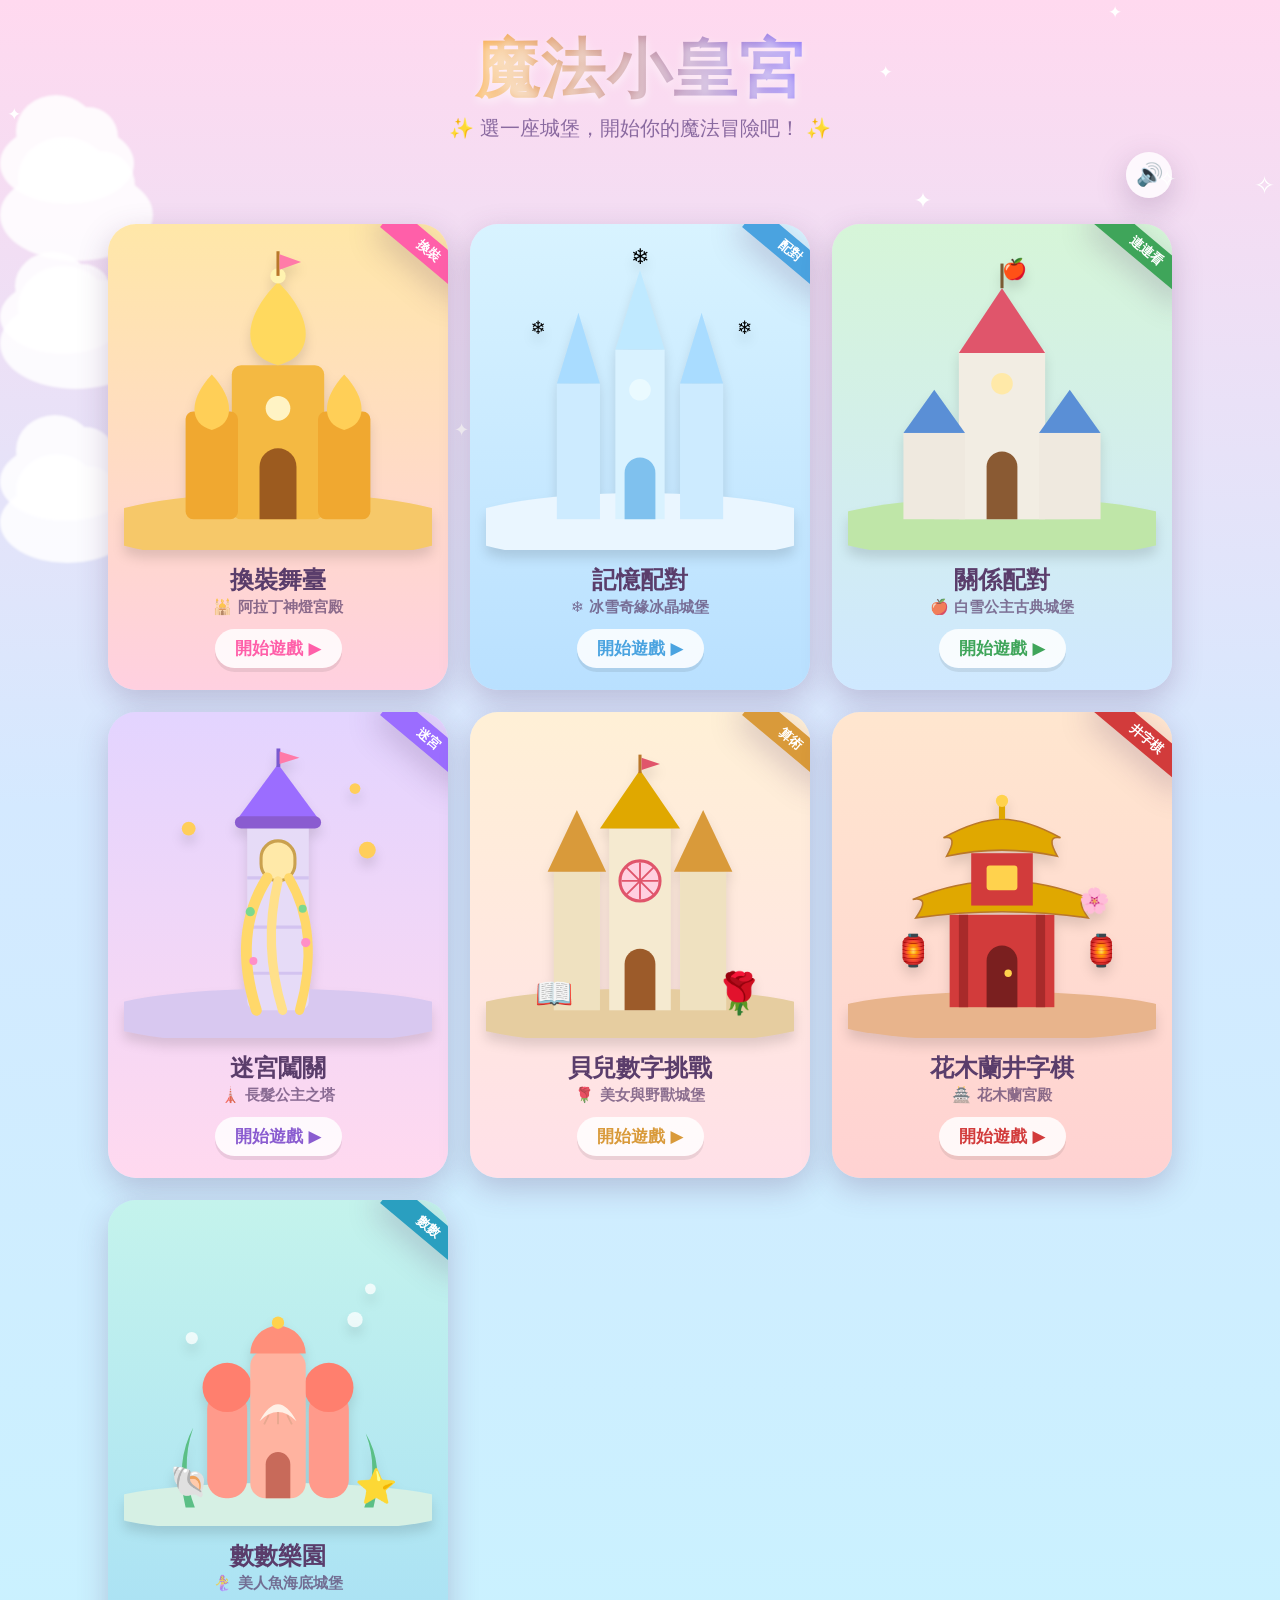
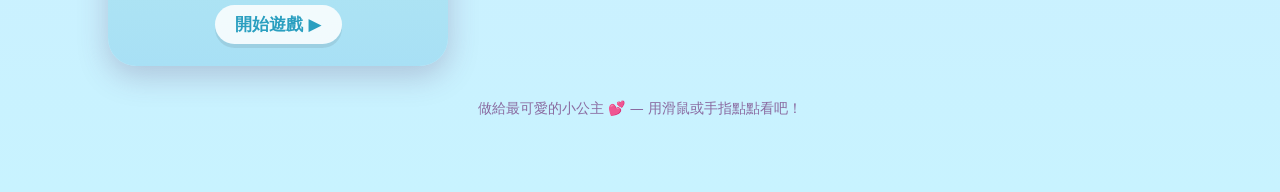
<file: index.html>
<!DOCTYPE html>
<html lang="zh-Hant">
  <head>
    <meta charset="UTF-8" />
    <meta name="viewport" content="width=device-width, initial-scale=1.0" />
    <title>魔法小皇宮 ✨</title>
    <link rel="stylesheet" href="css/style.css" />
    <link rel="manifest" href="manifest.webmanifest" />
    <meta name="theme-color" content="#ff7ac0" />
    <meta
      name="description"
      content="魔法小皇宮：給小朋友的迪士尼風小遊戲 — 公主換裝、記憶配對、關係配對。"
    />
    <meta name="mobile-web-app-capable" content="yes" />
    <meta name="apple-mobile-web-app-capable" content="yes" />
    <meta name="apple-mobile-web-app-status-bar-style" content="default" />
    <meta name="apple-mobile-web-app-title" content="魔法小皇宮" />
    <link rel="apple-touch-icon" href="icons/apple-touch-icon.png" />
    <link
      rel="icon"
      href="data:image/svg+xml,<svg xmlns='http://www.w3.org/2000/svg' viewBox='0 0 100 100'><text y='.9em' font-size='90'>🏰</text></svg>"
    />
    <style>
      .hero {
        text-align: center;
        margin-top: 8px;
      }
      .castle-grid {
        display: grid;
        grid-template-columns: repeat(3, 1fr);
        gap: 22px;
        margin: 26px auto 0;
        max-width: 1080px;
      }
      @media (max-width: 860px) {
        .castle-grid {
          grid-template-columns: repeat(2, 1fr);
          max-width: 620px;
        }
      }
      @media (max-width: 540px) {
        .castle-grid {
          grid-template-columns: 1fr;
          max-width: 380px;
        }
      }
      .castle-card {
        position: relative;
        border-radius: 28px;
        padding: 18px 16px 22px;
        text-decoration: none;
        color: var(--ink);
        box-shadow: var(--shadow);
        overflow: hidden;
        transition: transform 0.18s cubic-bezier(0.2, 1.3, 0.4, 1),
          box-shadow 0.18s ease;
        display: flex;
        flex-direction: column;
        align-items: center;
        cursor: pointer;
      }
      .castle-card:hover {
        transform: translateY(-10px) scale(1.03);
        box-shadow: 0 22px 44px rgba(90, 61, 107, 0.35);
      }
      .castle-card:active {
        transform: translateY(-2px) scale(1);
      }
      .card-aladdin {
        background: linear-gradient(180deg, #ffe7a8 0%, #ffd0e0 100%);
      }
      .card-frozen {
        background: linear-gradient(180deg, #d8f3ff 0%, #b9e0ff 100%);
      }
      .card-snow {
        background: linear-gradient(180deg, #d6f5d8 0%, #cfe8ff 100%);
      }
      .card-rapunzel {
        background: linear-gradient(180deg, #e3d4ff 0%, #ffd9ef 100%);
      }
      .card-belle {
        background: linear-gradient(180deg, #fff0d6 0%, #ffe0e8 100%);
      }
      .card-mulan {
        background: linear-gradient(180deg, #ffe6cf 0%, #ffd2d2 100%);
      }
      .card-mermaid {
        background: linear-gradient(180deg, #c4f3ec 0%, #a8e0f5 100%);
      }
      .card-archery {
        background: linear-gradient(180deg, #d6f3d8 0%, #bfeede 100%);
      }
      .card-racing {
        background: linear-gradient(180deg, #ffe0d6 0%, #ffd0e0 100%);
      }
      .castle-card svg {
        width: 100%;
        height: auto;
        display: block;
        filter: drop-shadow(0 8px 6px rgba(0, 0, 0, 0.12));
      }
      .castle-card .game-name {
        font-size: 24px;
        font-weight: 900;
        margin: 14px 0 2px;
      }
      .castle-card .game-region {
        font-size: 15px;
        opacity: 0.7;
        font-weight: 700;
      }
      .castle-card .play-pill {
        margin-top: 12px;
        background: rgba(255, 255, 255, 0.85);
        color: var(--pink-deep);
        font-weight: 900;
        padding: 8px 20px;
        border-radius: 999px;
        font-size: 17px;
        box-shadow: 0 4px 0 rgba(0, 0, 0, 0.08);
      }
      .card-frozen .play-pill {
        color: var(--ice-deep);
      }
      .card-snow .play-pill {
        color: #3fa55a;
      }
      .card-rapunzel .play-pill {
        color: #8a5cd0;
      }
      .card-belle .play-pill {
        color: #d99a3a;
      }
      .card-mulan .play-pill {
        color: #d23b3b;
      }
      .card-mermaid .play-pill {
        color: #2a9fc0;
      }
      .card-archery .play-pill {
        color: #2f9e6e;
      }
      .card-racing .play-pill {
        color: #e0556b;
      }
      .ribbon {
        position: absolute;
        top: 14px;
        right: -34px;
        transform: rotate(40deg);
        background: var(--pink-deep);
        color: #fff;
        font-weight: 800;
        font-size: 13px;
        padding: 4px 40px;
        box-shadow: var(--shadow);
      }
      .footer-note {
        text-align: center;
        margin-top: 34px;
        color: #8a6aa0;
        font-size: 14px;
      }
    </style>
  </head>
  <body>
    <div class="wrap">
      <div class="hero">
        <h1 class="title-fancy">魔法小皇宮</h1>
        <p class="subtitle">✨ 選一座城堡，開始你的魔法冒險吧！ ✨</p>
      </div>

      <div style="text-align: right">
        <span id="sound-slot"></span>
      </div>

      <div class="castle-grid">
        <!-- 阿拉丁：換裝 -->
        <a class="castle-card card-aladdin" href="dressup.html">
          <span class="ribbon">換裝</span>
          <svg viewBox="0 0 200 200" aria-hidden="true">
            <!-- 沙丘 -->
            <ellipse cx="100" cy="185" rx="120" ry="22" fill="#f6c869" />
            <!-- 主塔身 -->
            <rect x="70" y="80" width="60" height="100" rx="6" fill="#f4b942" />
            <rect x="40" y="110" width="34" height="70" rx="5" fill="#f0a830" />
            <rect x="126" y="110" width="34" height="70" rx="5" fill="#f0a830" />
            <!-- 洋蔥圓頂 -->
            <path
              d="M100 26 C124 50 124 74 100 80 C76 74 76 50 100 26 Z"
              fill="#ffd95e"
            />
            <circle cx="100" cy="22" r="5" fill="#fff3b0" />
            <path
              d="M57 86 C72 102 72 118 57 122 C42 118 42 102 57 86 Z"
              fill="#ffcf57"
            />
            <path
              d="M143 86 C158 102 158 118 143 122 C128 118 128 102 143 86 Z"
              fill="#ffcf57"
            />
            <!-- 門與窗 -->
            <path d="M88 180 v-34 a12 12 0 0 1 24 0 v34 Z" fill="#9c5b1f" />
            <circle cx="100" cy="108" r="8" fill="#fff3c4" />
            <!-- 旗 -->
            <rect x="99" y="6" width="2" height="16" fill="#b9772a" />
            <path d="M101 8 l14 5 l-14 5 Z" fill="#ff7aa8" />
          </svg>
          <div class="game-name">換裝舞臺</div>
          <div class="game-region">🕌 阿拉丁神燈宮殿</div>
          <div class="play-pill">開始遊戲 ▶</div>
        </a>

        <!-- 冰雪：記憶配對 -->
        <a class="castle-card card-frozen" href="memory.html">
          <span class="ribbon" style="background: var(--ice-deep)">配對</span>
          <svg viewBox="0 0 200 200" aria-hidden="true">
            <ellipse cx="100" cy="185" rx="120" ry="22" fill="#eaf6ff" />
            <!-- 冰晶塔 -->
            <polygon points="100,18 116,70 84,70" fill="#bfe9ff" />
            <rect x="84" y="70" width="32" height="110" fill="#d9f2ff" />
            <polygon points="60,46 74,92 46,92" fill="#a9dcff" />
            <rect x="46" y="92" width="28" height="88" fill="#cdebff" />
            <polygon points="140,46 154,92 126,92" fill="#a9dcff" />
            <rect x="126" y="92" width="28" height="88" fill="#cdebff" />
            <!-- 門窗 -->
            <path d="M90 180 v-30 a10 10 0 0 1 20 0 v30 Z" fill="#7fc1ee" />
            <circle cx="100" cy="96" r="7" fill="#eafaff" />
            <!-- 雪花 -->
            <text x="100" y="14" font-size="14" text-anchor="middle">❄️</text>
            <text x="34" y="60" font-size="12" text-anchor="middle">❄️</text>
            <text x="168" y="60" font-size="12" text-anchor="middle">❄️</text>
          </svg>
          <div class="game-name">記憶配對</div>
          <div class="game-region">❄️ 冰雪奇緣冰晶城堡</div>
          <div class="play-pill">開始遊戲 ▶</div>
        </a>

        <!-- 白雪：關係配對 -->
        <a class="castle-card card-snow" href="match.html">
          <span class="ribbon" style="background: #3fa55a">連連看</span>
          <svg viewBox="0 0 200 200" aria-hidden="true">
            <ellipse cx="100" cy="186" rx="120" ry="20" fill="#bfe6a8" />
            <!-- 城牆 -->
            <rect x="56" y="120" width="88" height="60" fill="#e7e0d4" />
            <rect x="72" y="70" width="56" height="110" fill="#f2ede3" />
            <!-- 圓錐屋頂 -->
            <polygon points="100,30 128,72 72,72" fill="#e0556b" />
            <polygon points="56,96 76,124 36,124" fill="#5a8fd6" />
            <rect x="36" y="124" width="40" height="56" fill="#efe9df" />
            <polygon points="144,96 164,124 124,124" fill="#5a8fd6" />
            <rect x="124" y="124" width="40" height="56" fill="#efe9df" />
            <!-- 門窗 -->
            <path d="M90 180 v-34 a10 10 0 0 1 20 0 v34 Z" fill="#8a5a33" />
            <circle cx="100" cy="92" r="7" fill="#ffe9a8" />
            <!-- 蘋果旗 -->
            <rect x="99" y="14" width="2" height="16" fill="#7a5a33" />
            <text x="108" y="22" font-size="13" text-anchor="middle">🍎</text>
          </svg>
          <div class="game-name">關係配對</div>
          <div class="game-region">🍎 白雪公主古典城堡</div>
          <div class="play-pill">開始遊戲 ▶</div>
        </a>

        <!-- 長髮公主：迷宮闖關 -->
        <a class="castle-card card-rapunzel" href="maze.html">
          <span class="ribbon" style="background: #9b6dff">迷宮</span>
          <svg viewBox="0 0 200 200" aria-hidden="true">
            <ellipse cx="100" cy="186" rx="118" ry="18" fill="#d8c8f0" />
            <!-- 天燈 -->
            <g fill="#ffce5a">
              <circle cx="42" cy="64" r="4.5" />
              <circle cx="158" cy="78" r="5.5" />
              <circle cx="150" cy="38" r="3.5" />
            </g>
            <!-- 塔身 -->
            <rect x="80" y="58" width="40" height="124" rx="6" fill="#e6dbf7" />
            <path d="M80 96 h40 M80 128 h40 M80 158 h40" stroke="#d3c3f0" stroke-width="2" />
            <!-- 屋頂 -->
            <polygon points="72,60 128,60 100,22" fill="#9b6dff" />
            <rect x="72" y="56" width="56" height="8" rx="4" fill="#8a5cd0" />
            <rect x="99" y="12" width="2.5" height="12" fill="#7a5ad0" />
            <path d="M101 14 l13 4 -13 4 z" fill="#ff7aa8" />
            <!-- 窗 -->
            <rect x="89" y="72" width="22" height="26" rx="11" fill="#ffe9a8" stroke="#caa14e" stroke-width="2" />
            <!-- 長金髮 -->
            <path d="M93 96 Q70 132 86 182" stroke="#ffd86a" stroke-width="7" fill="none" stroke-linecap="round" />
            <path d="M100 98 Q90 140 103 182" stroke="#ffe08a" stroke-width="6" fill="none" stroke-linecap="round" />
            <path d="M107 96 Q128 132 114 182" stroke="#ffd86a" stroke-width="6" fill="none" stroke-linecap="round" />
            <!-- 花藤 -->
            <circle cx="82" cy="118" r="3" fill="#7bd88f" />
            <circle cx="118" cy="138" r="3" fill="#ff8fc7" />
            <circle cx="84" cy="150" r="2.6" fill="#ff8fc7" />
            <circle cx="116" cy="116" r="2.6" fill="#7bd88f" />
          </svg>
          <div class="game-name">迷宮闖關</div>
          <div class="game-region">🗼 長髮公主之塔</div>
          <div class="play-pill">開始遊戲 ▶</div>
        </a>

        <!-- 美女與野獸：貝兒數字挑戰 -->
        <a class="castle-card card-belle" href="cards.html">
          <span class="ribbon" style="background: #d99a3a">算術</span>
          <svg viewBox="0 0 200 200" aria-hidden="true">
            <ellipse cx="100" cy="186" rx="118" ry="18" fill="#e6cda0" />
            <!-- 側塔 -->
            <rect x="44" y="92" width="30" height="90" fill="#efe1c0" />
            <polygon points="40,92 78,92 59,52" fill="#d99a3a" />
            <rect x="126" y="92" width="30" height="90" fill="#efe1c0" />
            <polygon points="122,92 160,92 141,52" fill="#d99a3a" />
            <!-- 主塔 -->
            <rect x="80" y="64" width="40" height="118" fill="#f5ead0" />
            <polygon points="74,64 126,64 100,26" fill="#e0a800" />
            <!-- 玫瑰花窗 -->
            <circle cx="100" cy="98" r="13" fill="#ffd0e0" stroke="#e0556b" stroke-width="2" />
            <path d="M100 86 v24 M88 98 h24 M91 89 l18 18 M109 89 l-18 18" stroke="#e0556b" stroke-width="1.2" />
            <!-- 城門 -->
            <path d="M90 182 v-30 a10 10 0 0 1 20 0 v30 Z" fill="#9c5b2a" />
            <!-- 旗 -->
            <rect x="99" y="16" width="2" height="12" fill="#b9772a" />
            <path d="M101 18 l12 4 -12 4 z" fill="#e0556b" />
            <!-- 玫瑰與書 -->
            <text x="148" y="180" font-size="26">🌹</text>
            <text x="32" y="178" font-size="20">📖</text>
          </svg>
          <div class="game-name">貝兒數字挑戰</div>
          <div class="game-region">🌹 美女與野獸城堡</div>
          <div class="play-pill">開始遊戲 ▶</div>
        </a>

        <!-- 花木蘭：井字棋 -->
        <a class="castle-card card-mulan" href="tictactoe.html">
          <span class="ribbon" style="background: #d23b3b">井字棋</span>
          <svg viewBox="0 0 200 200" aria-hidden="true">
            <ellipse cx="100" cy="186" rx="116" ry="16" fill="#e8b48c" />
            <!-- 下層 -->
            <rect x="66" y="120" width="68" height="60" fill="#d23b3b" />
            <rect x="72" y="120" width="6" height="60" fill="#a82a2a" />
            <rect x="122" y="120" width="6" height="60" fill="#a82a2a" />
            <path d="M90 180 v-30 a10 10 0 0 1 20 0 v30 Z" fill="#7a1f1f" />
            <circle cx="104" cy="158" r="2.4" fill="#ffd24d" />
            <!-- 下層屋頂 -->
            <path d="M44 122 Q54 108 42 110 Q70 98 100 98 Q130 98 158 110 Q146 108 156 122 Q100 114 44 122 Z" fill="#e0a800" stroke="#b9772a" stroke-width="1" />
            <!-- 上層 -->
            <rect x="80" y="80" width="40" height="34" fill="#d23b3b" />
            <rect x="90" y="88" width="20" height="16" rx="2" fill="#ffd24d" />
            <!-- 上層屋頂 -->
            <path d="M64 82 Q72 68 62 70 Q84 58 100 58 Q116 58 138 70 Q128 68 136 82 Q100 74 64 82 Z" fill="#e0a800" stroke="#b9772a" stroke-width="1" />
            <!-- 寶頂 -->
            <rect x="98" y="46" width="4" height="12" fill="#e0a800" />
            <circle cx="100" cy="46" r="4" fill="#ffd24d" />
            <!-- 燈籠與花 -->
            <text x="30" y="150" font-size="20">🏮</text>
            <text x="152" y="150" font-size="20">🏮</text>
            <text x="150" y="116" font-size="16">🌸</text>
          </svg>
          <div class="game-name">花木蘭井字棋</div>
          <div class="game-region">🏯 花木蘭宮殿</div>
          <div class="play-pill">開始遊戲 ▶</div>
        </a>

        <!-- 美人魚：數數樂園 -->
        <a class="castle-card card-mermaid" href="math.html">
          <span class="ribbon" style="background: #2a9fc0">數數</span>
          <svg viewBox="0 0 200 200" aria-hidden="true">
            <ellipse cx="100" cy="188" rx="118" ry="16" fill="#d6f0e4" />
            <!-- 海草 -->
            <path d="M40 188 q-7 -30 5 -52 q-9 26 1 52" fill="#5bbf86" />
            <path d="M162 188 q7 -28 -5 -48 q9 24 -1 48" fill="#5bbf86" />
            <!-- 珊瑚側塔 -->
            <rect x="54" y="112" width="26" height="70" rx="12" fill="#ff9a8b" />
            <circle cx="67" cy="110" r="16" fill="#ff7f6e" />
            <rect x="120" y="112" width="26" height="70" rx="12" fill="#ff9a8b" />
            <circle cx="133" cy="110" r="16" fill="#ff7f6e" />
            <!-- 中央城堡 -->
            <rect x="82" y="86" width="36" height="96" rx="10" fill="#ffb3a0" />
            <path d="M82 88 a18 18 0 0 1 36 0 Z" fill="#ff8f7a" />
            <circle cx="100" cy="68" r="4" fill="#ffd24d" />
            <!-- 貝殼窗 -->
            <path d="M88 132 Q100 110 112 132 Q106 126 100 126 Q94 126 88 132 Z" fill="#fff0e6" />
            <path d="M100 126 v8 M94 128 l-3 6 M106 128 l3 6" stroke="#e8a890" stroke-width="1.2" />
            <!-- 門 -->
            <path d="M92 182 v-22 a8 8 0 0 1 16 0 v22 Z" fill="#c86a5a" />
            <!-- 泡泡 -->
            <g fill="#ffffff" opacity="0.75">
              <circle cx="150" cy="66" r="5" />
              <circle cx="160" cy="46" r="3.5" />
              <circle cx="44" cy="78" r="4" />
            </g>
            <!-- 海星與貝殼 -->
            <text x="150" y="182" font-size="22">⭐</text>
            <text x="30" y="178" font-size="20">🐚</text>
          </svg>
          <div class="game-name">數數樂園</div>
          <div class="game-region">🧜‍♀️ 美人魚海底城堡</div>
          <div class="play-pill">開始遊戲 ▶</div>
        </a>

        <!-- 勇敢傳說：射箭 -->
        <a class="castle-card card-archery" href="archery.html">
          <span class="ribbon" style="background: #2f9e6e">射箭</span>
          <svg viewBox="0 0 200 200" aria-hidden="true">
            <ellipse cx="100" cy="186" rx="116" ry="16" fill="#bfe6a8" />
            <!-- 靶 -->
            <circle cx="126" cy="96" r="52" fill="#fff" stroke="#e0556b" stroke-width="14" />
            <circle cx="126" cy="96" r="30" fill="#fff" stroke="#ffce4d" stroke-width="11" />
            <circle cx="126" cy="96" r="9" fill="#e0556b" />
            <!-- 立架 -->
            <rect x="120" y="146" width="12" height="40" rx="4" fill="#9c6b3f" />
            <!-- 弓 -->
            <path d="M58 52 Q24 96 58 140" fill="none" stroke="#7a4a28" stroke-width="9" stroke-linecap="round" />
            <path d="M58 52 L58 140" stroke="#fff" stroke-width="3" />
            <!-- 箭 -->
            <line x1="40" y1="96" x2="118" y2="96" stroke="#6b4a2e" stroke-width="5" stroke-linecap="round" />
            <path d="M120 96 l-12 -7 l0 14 z" fill="#e8453c" />
            <path d="M40 96 l10 -6 M40 96 l10 6" stroke="#ff8fc7" stroke-width="3" stroke-linecap="round" />
            <!-- 星星 -->
            <text x="158" y="48" font-size="18">✨</text>
          </svg>
          <div class="game-name">射箭樂園</div>
          <div class="game-region">🏹 勇敢傳說箭術場</div>
          <div class="play-pill">開始遊戲 ▶</div>
        </a>

        <!-- 皇宮賽車：酷跑 -->
        <a class="castle-card card-racing" href="race.html">
          <span class="ribbon" style="background: #e0556b">賽車</span>
          <svg viewBox="0 0 200 200" aria-hidden="true">
            <ellipse cx="100" cy="188" rx="116" ry="14" fill="#f3c0a0" />
            <!-- 公路 -->
            <polygon points="84,52 116,52 168,180 32,180" fill="#6f7480" />
            <line x1="100" y1="60" x2="100" y2="176" stroke="#ffe08a" stroke-width="4" stroke-dasharray="10 12" />
            <!-- 終點旗 -->
            <rect x="40" y="40" width="3" height="30" fill="#7a5a33" />
            <g>
              <rect x="43" y="40" width="8" height="8" fill="#333" /><rect x="51" y="40" width="8" height="8" fill="#fff" />
              <rect x="43" y="48" width="8" height="8" fill="#fff" /><rect x="51" y="48" width="8" height="8" fill="#333" />
            </g>
            <!-- 小車 -->
            <g transform="translate(100 138)">
              <ellipse cx="0" cy="26" rx="34" ry="8" fill="rgba(0,0,0,0.15)" />
              <rect x="-32" y="-2" width="64" height="34" rx="12" fill="#ff5fa9" />
              <rect x="-26" y="-22" width="52" height="26" rx="11" fill="#ff8fc7" />
              <rect x="-20" y="-17" width="40" height="17" rx="7" fill="#bfe9ff" />
              <circle cx="-22" cy="14" r="5" fill="#ffd24d" /><circle cx="22" cy="14" r="5" fill="#ffd24d" />
              <rect x="-37" y="18" width="13" height="14" rx="5" fill="#3a2b3e" /><rect x="24" y="18" width="13" height="14" rx="5" fill="#3a2b3e" />
            </g>
            <!-- 加速線 -->
            <g stroke="#fff" stroke-width="3" stroke-linecap="round" opacity="0.8">
              <line x1="150" y1="70" x2="166" y2="70" /><line x1="150" y1="84" x2="172" y2="84" /><line x1="150" y1="98" x2="164" y2="98" />
            </g>
            <text x="150" y="148" font-size="16">⭐</text>
          </svg>
          <div class="game-name">皇宮賽車</div>
          <div class="game-region">🏎️ 飛速賽車道</div>
          <div class="play-pill">開始遊戲 ▶</div>
        </a>
      </div>

      <p class="footer-note">做給最可愛的小公主 💕 — 用滑鼠或手指點點看吧！</p>
    </div>

    <script src="js/common.js"></script>
    <script>
      MLP.buildSky({ clouds: 6, stars: 16 });
      MLP.mountSoundToggle(document.getElementById("sound-slot"));
      MLP.wireClickSounds();
      // 進場時城堡依序彈跳
      document.querySelectorAll(".castle-card").forEach(function (c, i) {
        c.style.opacity = 0;
        c.style.transform = "translateY(30px)";
        setTimeout(function () {
          c.style.transition = "all .5s cubic-bezier(.2,1.3,.4,1)";
          c.style.opacity = 1;
          c.style.transform = "translateY(0)";
        }, 150 + i * 160);
      });
      // 點城堡時冒星星
      document.querySelectorAll(".castle-card").forEach(function (c) {
        c.addEventListener("click", function (e) {
          MLP.Sound.sparkle();
          MLP.sparkleAt(e.clientX, e.clientY);
        });
      });
    </script>
  </body>
</html>
</file>
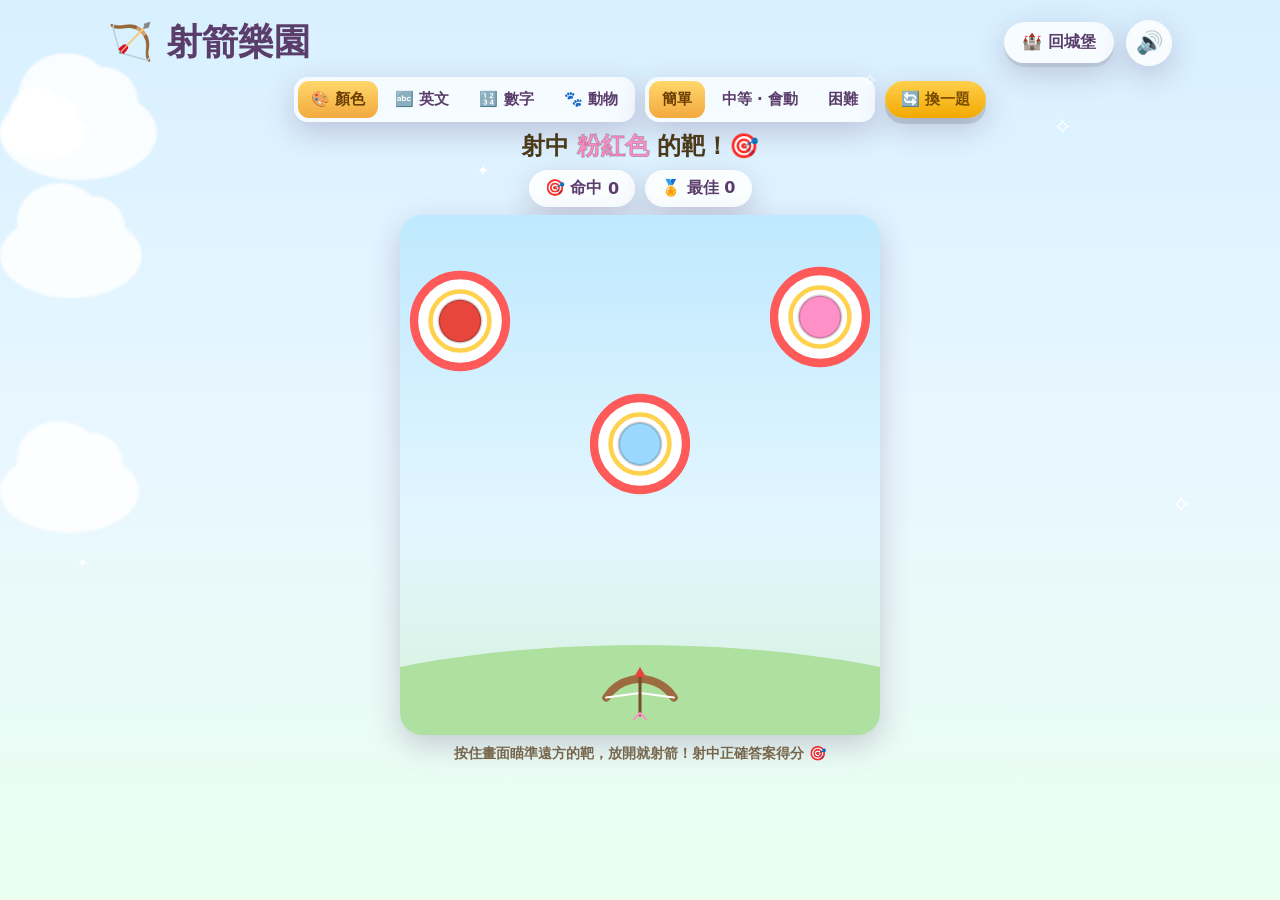
<file: archery.html>
<!DOCTYPE html>
<html lang="zh-Hant">
  <head>
    <meta charset="UTF-8" />
    <meta name="viewport" content="width=device-width, initial-scale=1.0" />
    <title>射箭樂園 · 魔法小皇宮</title>
    <link rel="stylesheet" href="css/style.css" />
    <link rel="manifest" href="manifest.webmanifest" />
    <meta name="theme-color" content="#ff7ac0" />
    <meta name="mobile-web-app-capable" content="yes" />
    <meta name="apple-mobile-web-app-capable" content="yes" />
    <meta name="apple-mobile-web-app-status-bar-style" content="default" />
    <meta name="apple-mobile-web-app-title" content="魔法小皇宮" />
    <link rel="apple-touch-icon" href="icons/apple-touch-icon.png" />
    <link
      rel="icon"
      href="data:image/svg+xml,<svg xmlns='http://www.w3.org/2000/svg' viewBox='0 0 100 100'><text y='.9em' font-size='90'>🏹</text></svg>"
    />
    <style>
      body {
        background: linear-gradient(180deg, #d8f0ff 0%, #e9f7ff 50%, #eafff0 100%);
      }
      .controls {
        display: flex;
        gap: 10px;
        flex-wrap: wrap;
        align-items: center;
        justify-content: center;
        margin-bottom: 8px;
      }
      .seg {
        display: inline-flex;
        background: rgba(255, 255, 255, 0.72);
        border-radius: 14px;
        padding: 4px;
        gap: 4px;
        box-shadow: var(--shadow);
        flex-wrap: wrap;
        justify-content: center;
      }
      .seg button {
        font-family: var(--font-cute);
        font-weight: 800;
        font-size: 15px;
        border: none;
        background: transparent;
        color: var(--ink);
        padding: 9px 13px;
        border-radius: 11px;
        cursor: pointer;
      }
      .seg button.on {
        background: linear-gradient(180deg, #ffd76a, #f2a93f);
        color: #6a3d00;
      }
      .arch-prompt {
        text-align: center;
        font-size: clamp(18px, 4vw, 24px);
        font-weight: 900;
        color: #4a3a1a;
        margin: 6px auto 8px;
        min-height: 30px;
      }
      .statrow {
        display: flex;
        gap: 10px;
        justify-content: center;
        margin-bottom: 8px;
        flex-wrap: wrap;
      }
      .stage-wrap {
        position: relative;
        width: min(480px, 94vw);
        margin: 0 auto;
      }
      #stage {
        width: 100%;
        aspect-ratio: 480 / 520;
        display: block;
        border-radius: 22px;
        box-shadow: var(--shadow);
        touch-action: none;
        cursor: crosshair;
        background: #d8f0ff;
      }
      .toast {
        position: absolute;
        left: 50%;
        top: 14px;
        transform: translateX(-50%);
        background: rgba(60, 40, 90, 0.86);
        color: #fff;
        font-weight: 800;
        padding: 10px 18px;
        border-radius: 999px;
        font-size: 15px;
        opacity: 0;
        transition: opacity 0.2s;
        pointer-events: none;
        white-space: nowrap;
        z-index: 5;
      }
      .toast.show { opacity: 1; }
      .arch-tip {
        text-align: center;
        color: #7a6a4a;
        font-size: 14px;
        margin: 10px 0 0;
        font-weight: 700;
      }
    </style>
  </head>
  <body>
    <div class="wrap">
      <div class="topbar">
        <a class="btn ghost btn-back" href="index.html">🏰 回城堡</a>
        <h1>🏹 射箭樂園</h1>
        <span id="sound-slot"></span>
      </div>

      <div class="controls">
        <div class="seg" id="cat-seg">
          <button data-cat="color" class="on">🎨 顏色</button>
          <button data-cat="letter">🔤 英文</button>
          <button data-cat="number">🔢 數字</button>
          <button data-cat="animal">🐾 動物</button>
        </div>
        <div class="seg" id="diff-seg">
          <button data-diff="easy" class="on">簡單</button>
          <button data-diff="medium">中等 · 會動</button>
          <button data-diff="hard">困難</button>
        </div>
        <button class="btn gold" id="btn-skip" style="font-size: 15px; padding: 9px 16px">🔄 換一題</button>
      </div>

      <p class="arch-prompt" id="prompt"></p>
      <div class="statrow">
        <span class="badge">🎯 命中 <span id="score">0</span></span>
        <span class="badge" id="best">🏅 最佳 0</span>
      </div>

      <div class="stage-wrap">
        <canvas id="stage"></canvas>
        <div class="toast" id="toast"></div>
      </div>

      <p class="arch-tip">按住畫面瞄準遠方的靶，放開就射箭！射中正確答案得分 🎯</p>
    </div>

    <script src="js/common.js"></script>
    <script src="js/archery.js"></script>
  </body>
</html>
</file>
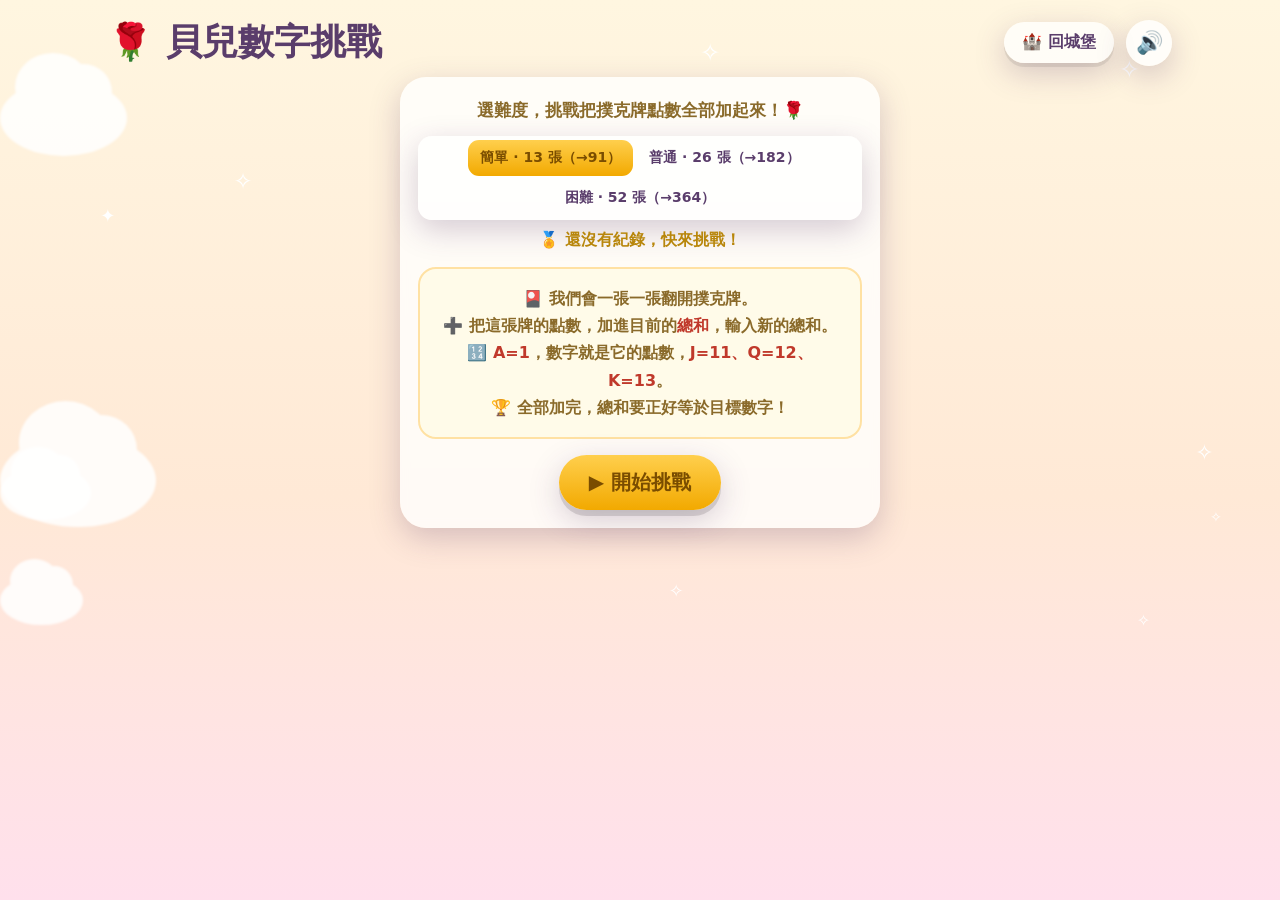
<file: cards.html>
<!DOCTYPE html>
<html lang="zh-Hant">
  <head>
    <meta charset="UTF-8" />
    <meta name="viewport" content="width=device-width, initial-scale=1.0" />
    <title>貝兒數字挑戰 · 魔法小皇宮</title>
    <link rel="stylesheet" href="css/style.css" />
    <link rel="manifest" href="manifest.webmanifest" />
    <meta name="theme-color" content="#e0a800" />
    <meta name="mobile-web-app-capable" content="yes" />
    <meta name="apple-mobile-web-app-capable" content="yes" />
    <meta name="apple-mobile-web-app-status-bar-style" content="default" />
    <meta name="apple-mobile-web-app-title" content="魔法小皇宮" />
    <link rel="apple-touch-icon" href="icons/apple-touch-icon.png" />
    <link
      rel="icon"
      href="data:image/svg+xml,<svg xmlns='http://www.w3.org/2000/svg' viewBox='0 0 100 100'><text y='.9em' font-size='90'>🌹</text></svg>"
    />
    <style>
      body {
        background: linear-gradient(180deg, #fff6e0 0%, #ffe9d6 55%, #ffe0ec 100%);
      }
      .card-wrap {
        max-width: 480px;
        margin: 0 auto;
      }
      .seg {
        display: inline-flex;
        background: rgba(255, 255, 255, 0.72);
        border-radius: 14px;
        padding: 4px;
        gap: 4px;
        box-shadow: var(--shadow);
        flex-wrap: wrap;
      }
      .seg button {
        font-family: var(--font-cute);
        font-weight: 800;
        font-size: 14px;
        border: none;
        background: transparent;
        color: var(--ink);
        padding: 9px 12px;
        border-radius: 11px;
        cursor: pointer;
      }
      .seg button.on {
        background: linear-gradient(180deg, var(--gold), var(--gold-deep));
        color: #7a4d00;
      }
      .rules {
        background: #fffbe9;
        border: 2px solid #ffe1a3;
        border-radius: 18px;
        padding: 16px 18px;
        margin: 16px 0;
        color: #8a6a2a;
        line-height: 1.7;
        font-weight: 600;
      }
      .rules b {
        color: #c0392b;
      }
      .menu-center {
        text-align: center;
      }
      /* 統計列 */
      .statbar {
        display: flex;
        justify-content: center;
        gap: 10px;
        flex-wrap: wrap;
        margin-bottom: 14px;
      }
      /* 撲克牌 */
      .pcard {
        width: 170px;
        height: 234px;
        margin: 4px auto 0;
        background: #fff;
        border-radius: 18px;
        box-shadow: 0 12px 26px rgba(150, 90, 30, 0.28);
        border: 1px solid #eee;
        position: relative;
        display: flex;
        align-items: center;
        justify-content: center;
      }
      .pcard.ok {
        animation: cardok 0.4s ease;
        box-shadow: 0 0 0 5px #7bd88f, 0 12px 26px rgba(150, 90, 30, 0.28);
      }
      @keyframes cardok {
        40% {
          transform: scale(1.06);
        }
      }
      .pcard .pip {
        font-size: 86px;
        line-height: 1;
      }
      .pcard .corner {
        position: absolute;
        display: flex;
        flex-direction: column;
        align-items: center;
        font-weight: 900;
        font-size: 26px;
        line-height: 1;
      }
      .pcard .corner span:last-child {
        font-size: 20px;
        margin-top: -2px;
      }
      .pcard .corner.tl {
        top: 12px;
        left: 14px;
      }
      .pcard .corner.br {
        bottom: 12px;
        right: 14px;
        transform: rotate(180deg);
      }
      /* 算式 */
      .math {
        display: flex;
        align-items: center;
        justify-content: center;
        gap: 12px;
        font-size: 30px;
        font-weight: 900;
        margin: 16px 0 8px;
        color: #8a6a2a;
      }
      .math .q {
        width: 54px;
        height: 46px;
        border-bottom: 4px solid var(--gold-deep);
        color: #c0392b;
        display: inline-flex;
        align-items: flex-end;
        justify-content: center;
      }
      #answer {
        font-family: var(--font-cute);
        font-weight: 900;
        font-size: 30px;
        width: 100%;
        text-align: center;
        padding: 12px;
        border: 3px solid var(--gold);
        border-radius: 16px;
        background: #fffdf6;
        color: #c0392b;
        outline: none;
        caret-color: var(--gold-deep);
      }
      /* 數字鍵盤 */
      .numpad {
        display: grid;
        grid-template-columns: repeat(3, 1fr);
        gap: 10px;
        margin: 14px 0;
      }
      .numpad button {
        font-family: var(--font-cute);
        font-weight: 900;
        font-size: 26px;
        padding: 16px 0;
        border: none;
        border-radius: 16px;
        background: #fff;
        color: #8a6a2a;
        box-shadow: 0 4px 0 rgba(0, 0, 0, 0.1), var(--shadow);
        cursor: pointer;
      }
      .numpad button:active {
        transform: translateY(3px);
        box-shadow: 0 1px 0 rgba(0, 0, 0, 0.1);
      }
      .numpad button[data-k="ok"] {
        background: linear-gradient(180deg, #a6ecb4, #3fbf5d);
        color: #fff;
      }
      .numpad button[data-k="del"] {
        background: linear-gradient(180deg, #ffd0d0, #ff8f8f);
        color: #fff;
      }
      .hint-box {
        display: none;
        text-align: center;
        background: #33334d;
        color: #fff;
        padding: 8px 14px;
        border-radius: 999px;
        font-weight: 700;
        margin: 4px auto 0;
        width: fit-content;
      }
      .center {
        text-align: center;
      }
    </style>
  </head>
  <body>
    <div class="wrap">
      <div class="topbar">
        <a class="btn ghost btn-back" href="index.html">🏰 回城堡</a>
        <h1>🌹 貝兒數字挑戰</h1>
        <span id="sound-slot"></span>
      </div>

      <div class="card-wrap">
        <!-- 選單 -->
        <div id="menu" class="panel menu-center">
          <p style="font-size: 17px; color: #8a6a2a; font-weight: 800; margin: 4px 0 14px">
            選難度，挑戰把撲克牌點數全部加起來！🌹
          </p>
          <div class="seg" id="diff-seg" style="justify-content: center">
            <button data-diff="easy" class="on">簡單 · 13 張（→91）</button>
            <button data-diff="medium">普通 · 26 張（→182）</button>
            <button data-diff="hard">困難 · 52 張（→364）</button>
          </div>
          <div class="rules">
            🎴 我們會一張一張翻開撲克牌。<br />
            ➕ 把這張牌的點數，加進目前的<b>總和</b>，輸入新的總和。<br />
            🔢 <b>A=1</b>，數字就是它的點數，<b>J=11、Q=12、K=13</b>。<br />
            🏆 全部加完，總和要正好等於目標數字！
          </div>
          <button class="btn gold" id="btn-start" style="font-size: 20px; padding: 14px 30px">
            ▶ 開始挑戰
          </button>
        </div>

        <!-- 遊戲 -->
        <div id="game" class="panel" style="display: none">
          <div class="statbar">
            <span class="badge">🎴 <span id="progress">1 / 13</span></span>
            <span class="badge">🎯 目標 <span id="target">91</span></span>
            <span class="badge">⏱️ <span id="time">0分 00秒</span></span>
          </div>

          <div id="card" class="pcard"></div>

          <div class="math">
            <span id="sum">0</span>
            <span style="color: var(--gold-deep)">+</span>
            <span id="add">0</span>
            <span style="color: var(--gold-deep)">=</span>
            <span class="q">?</span>
          </div>

          <input id="answer" inputmode="none" placeholder="新總和" aria-label="輸入新總和" />

          <div class="numpad">
            <button data-k="1">1</button><button data-k="2">2</button><button data-k="3">3</button>
            <button data-k="4">4</button><button data-k="5">5</button><button data-k="6">6</button>
            <button data-k="7">7</button><button data-k="8">8</button><button data-k="9">9</button>
            <button data-k="del">⌫</button><button data-k="0">0</button><button data-k="ok">✓</button>
          </div>

          <div class="center">
            <button class="btn ghost" id="btn-hint" style="font-size: 14px; padding: 8px 16px">
              💡 點數提示
            </button>
            <button class="btn ghost" id="btn-restart" style="font-size: 14px; padding: 8px 16px">
              ♻️ 換難度
            </button>
            <div class="hint-box" id="hint">A=1，J=11，Q=12，K=13</div>
          </div>
        </div>
      </div>
    </div>

    <script src="js/common.js"></script>
    <script src="js/cards.js"></script>
  </body>
</html>
</file>
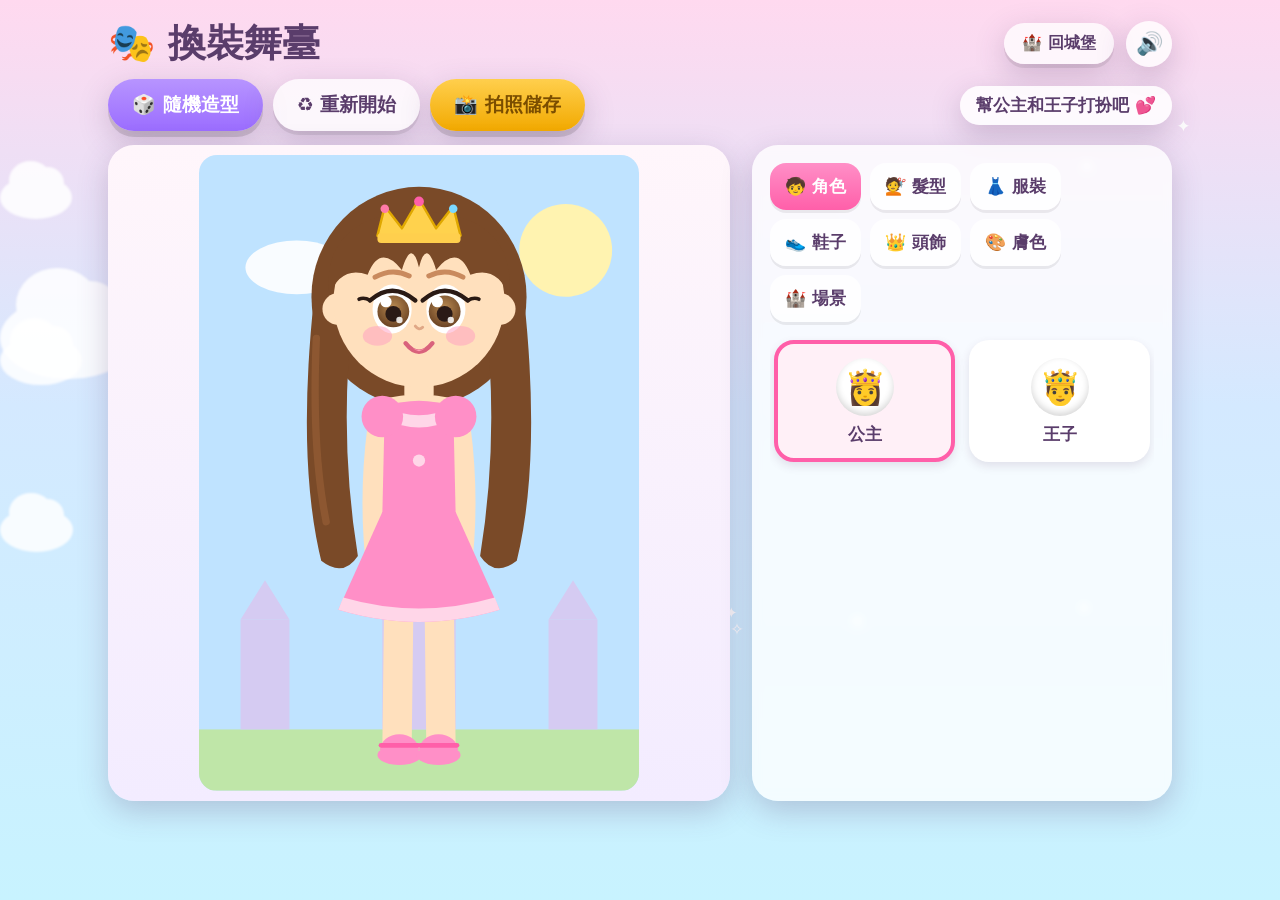
<file: dressup.html>
<!DOCTYPE html>
<html lang="zh-Hant">
  <head>
    <meta charset="UTF-8" />
    <meta name="viewport" content="width=device-width, initial-scale=1.0" />
    <title>換裝舞臺 · 魔法小皇宮</title>
    <link rel="stylesheet" href="css/style.css" />
    <link rel="manifest" href="manifest.webmanifest" />
    <meta name="theme-color" content="#ff7ac0" />
    <meta name="mobile-web-app-capable" content="yes" />
    <meta name="apple-mobile-web-app-capable" content="yes" />
    <meta name="apple-mobile-web-app-status-bar-style" content="default" />
    <meta name="apple-mobile-web-app-title" content="魔法小皇宮" />
    <link rel="apple-touch-icon" href="icons/apple-touch-icon.png" />
    <link
      rel="icon"
      href="data:image/svg+xml,<svg xmlns='http://www.w3.org/2000/svg' viewBox='0 0 100 100'><text y='.9em' font-size='90'>🎭</text></svg>"
    />
    <style>
      .du-layout {
        display: flex;
        gap: 22px;
        align-items: stretch;
      }
      @media (max-width: 900px) {
        .du-layout {
          flex-direction: column;
        }
      }
      .stage {
        flex: 1;
        min-width: 0;
        display: flex;
        align-items: center;
        justify-content: center;
        background: linear-gradient(180deg, #fff6fb 0%, #f3ecff 100%);
        padding: 10px;
      }
      #doll {
        width: 100%;
        max-width: 440px;
        height: auto;
        border-radius: 18px;
        overflow: hidden;
      }
      #doll.bounce {
        animation: doll-bounce 0.4s ease;
      }
      @keyframes doll-bounce {
        0%,
        100% {
          transform: translateY(0) scale(1);
        }
        40% {
          transform: translateY(-8px) scale(1.02);
        }
      }
      .wardrobe {
        width: 420px;
        max-width: 100%;
        display: flex;
        flex-direction: column;
      }
      @media (max-width: 900px) {
        .wardrobe {
          width: 100%;
        }
      }
      .tabs {
        display: flex;
        flex-wrap: wrap;
        gap: 9px;
        margin-bottom: 14px;
      }
      .tab {
        font-family: var(--font-cute);
        font-weight: 800;
        font-size: 17px;
        border: none;
        border-radius: 16px;
        padding: 12px 15px;
        background: rgba(255, 255, 255, 0.75);
        color: var(--ink);
        cursor: pointer;
        box-shadow: 0 3px 0 rgba(0, 0, 0, 0.07);
        transition: transform 0.08s;
      }
      .tab.active {
        background: linear-gradient(180deg, var(--pink) 0%, var(--pink-deep) 100%);
        color: #fff;
      }
      .tab:active {
        transform: translateY(2px);
      }
      .options {
        display: grid;
        grid-template-columns: repeat(2, 1fr);
        gap: 14px;
        overflow-y: auto;
        align-content: start;
        flex: 1;
        max-height: 460px;
        padding: 4px;
      }
      .opt {
        background: #fff;
        border: 4px solid transparent;
        border-radius: 20px;
        padding: 14px 8px;
        cursor: pointer;
        text-align: center;
        transition: transform 0.1s, border-color 0.1s;
        box-shadow: 0 4px 10px rgba(90, 61, 107, 0.14);
        display: flex;
        flex-direction: column;
        align-items: center;
        gap: 8px;
        min-height: 104px;
        justify-content: center;
      }
      .opt:hover {
        transform: translateY(-3px);
      }
      .opt:active {
        transform: scale(0.97);
      }
      .opt.sel {
        border-color: var(--pink-deep);
        background: #fff0f7;
      }
      .opt .swatch {
        width: 58px;
        height: 58px;
        border-radius: 50%;
        box-shadow: inset 0 -3px 7px rgba(0, 0, 0, 0.16);
        display: flex;
        align-items: center;
        justify-content: center;
        font-size: 34px;
      }
      .opt .nm {
        font-size: 17px;
        font-weight: 800;
        line-height: 1.2;
      }
      .toolbar {
        display: flex;
        gap: 10px;
        flex-wrap: wrap;
        margin-bottom: 14px;
        align-items: center;
      }
      .toolbar .btn {
        font-size: 19px;
        padding: 13px 24px;
      }
      .topbar h1 {
        font-size: clamp(24px, 4.5vw, 38px);
      }
      .hint-big {
        font-size: 17px;
      }
    </style>
  </head>
  <body>
    <div class="wrap">
      <div class="topbar">
        <a class="btn ghost btn-back" href="index.html">🏰 回城堡</a>
        <h1>🎭 換裝舞臺</h1>
        <span id="sound-slot"></span>
      </div>

      <div class="toolbar">
        <button class="btn purple" id="btn-random">🎲 隨機造型</button>
        <button class="btn ghost" id="btn-reset">♻️ 重新開始</button>
        <button class="btn gold" id="btn-photo">📸 拍照儲存</button>
        <span class="badge hint-big" style="margin-left: auto"
          >幫公主和王子打扮吧 💕</span
        >
      </div>

      <div class="du-layout">
        <div class="stage panel">
          <svg id="doll" viewBox="0 0 360 520" style="--skin: #ffe0bd">
            <defs>
              <style>
                .skin {
                  fill: var(--skin);
                }
                .skin-stroke {
                  stroke: var(--skin);
                  fill: none;
                }
              </style>
              <radialGradient id="iris" cx="0.5" cy="0.38" r="0.62">
                <stop offset="0" stop-color="#b98a52" />
                <stop offset="1" stop-color="#6b4424" />
              </radialGradient>
            </defs>

            <!-- 場景背景 -->
            <g id="scene"></g>
            <!-- 後方頭髮 -->
            <g id="backhair"></g>

            <!-- 身體（固定，膚色可換） -->
            <g id="body">
              <!-- 腿 -->
              <path class="skin-stroke" d="M164 322 L162 486" stroke-width="24" stroke-linecap="round" />
              <path class="skin-stroke" d="M196 322 L198 486" stroke-width="24" stroke-linecap="round" />
              <!-- 軀幹 -->
              <path class="skin" d="M150 200 Q180 192 210 200 L208 322 L152 322 Z" />
              <!-- 手臂 -->
              <path class="skin-stroke" d="M150 208 Q140 270 146 330" stroke-width="20" stroke-linecap="round" />
              <path class="skin-stroke" d="M210 208 Q220 270 214 330" stroke-width="20" stroke-linecap="round" />
              <circle class="skin" cx="146" cy="332" r="12" />
              <circle class="skin" cx="214" cy="332" r="12" />
              <!-- 脖子 -->
              <rect class="skin" x="168" y="176" width="24" height="28" rx="8" />
              <!-- 耳朵 -->
              <circle class="skin" cx="114" cy="126" r="13" />
              <circle class="skin" cx="246" cy="126" r="13" />
              <!-- 頭 -->
              <circle class="skin" cx="180" cy="120" r="70" />
              <!-- 臉 -->
              <g id="face">
                <!-- 眉毛 -->
                <path d="M144 100 Q158 92 172 99" stroke="#c98a5e" stroke-width="4" fill="none" stroke-linecap="round" />
                <path d="M188 99 Q202 92 216 100" stroke="#c98a5e" stroke-width="4" fill="none" stroke-linecap="round" />
                <!-- 左眼 -->
                <ellipse cx="158" cy="126" rx="16" ry="20" fill="#fff" />
                <circle cx="159" cy="128" r="13" fill="url(#iris)" />
                <circle cx="159" cy="130" r="6.5" fill="#2a1a16" />
                <circle cx="153" cy="120" r="4.6" fill="#fff" />
                <circle cx="164" cy="135" r="2.6" fill="#fff" opacity="0.85" />
                <path d="M140 119 Q158 103 177 119" stroke="#2a1a14" stroke-width="3.6" fill="none" stroke-linecap="round" />
                <path d="M140 119 q-5 -3 -9 -1" stroke="#2a1a14" stroke-width="3" fill="none" stroke-linecap="round" />
                <!-- 右眼 -->
                <ellipse cx="202" cy="126" rx="16" ry="20" fill="#fff" />
                <circle cx="201" cy="128" r="13" fill="url(#iris)" />
                <circle cx="201" cy="130" r="6.5" fill="#2a1a16" />
                <circle cx="195" cy="120" r="4.6" fill="#fff" />
                <circle cx="206" cy="135" r="2.6" fill="#fff" opacity="0.85" />
                <path d="M183 119 Q201 103 220 119" stroke="#2a1a14" stroke-width="3.6" fill="none" stroke-linecap="round" />
                <path d="M220 119 q5 -3 9 -1" stroke="#2a1a14" stroke-width="3" fill="none" stroke-linecap="round" />
                <!-- 鼻 -->
                <path d="M177 140 q3 4 6 1" stroke="#e0a886" stroke-width="2.4" fill="none" stroke-linecap="round" />
                <!-- 嘴 -->
                <path d="M169 154 Q180 168 191 154" stroke="#d9627c" stroke-width="3.6" fill="none" stroke-linecap="round" />
                <path d="M175 158 Q180 163 185 158 Q180 161 175 158 Z" fill="#ff9eb4" />
                <!-- 腮紅 -->
                <ellipse cx="146" cy="148" rx="12" ry="8" fill="#ff9ec2" opacity="0.5" />
                <ellipse cx="214" cy="148" rx="12" ry="8" fill="#ff9ec2" opacity="0.5" />
              </g>
            </g>

            <!-- 服裝 -->
            <g id="dress"></g>
            <!-- 鞋子 -->
            <g id="shoes"></g>
            <!-- 前方瀏海 -->
            <g id="fronthair"></g>
            <!-- 皇冠 / 頭飾 -->
            <g id="crown"></g>
          </svg>
        </div>

        <div class="wardrobe panel">
          <div class="tabs" id="tabs"></div>
          <div class="options" id="options"></div>
        </div>
      </div>
    </div>

    <script src="js/common.js"></script>
    <script src="js/dressup.js"></script>
  </body>
</html>
</file>
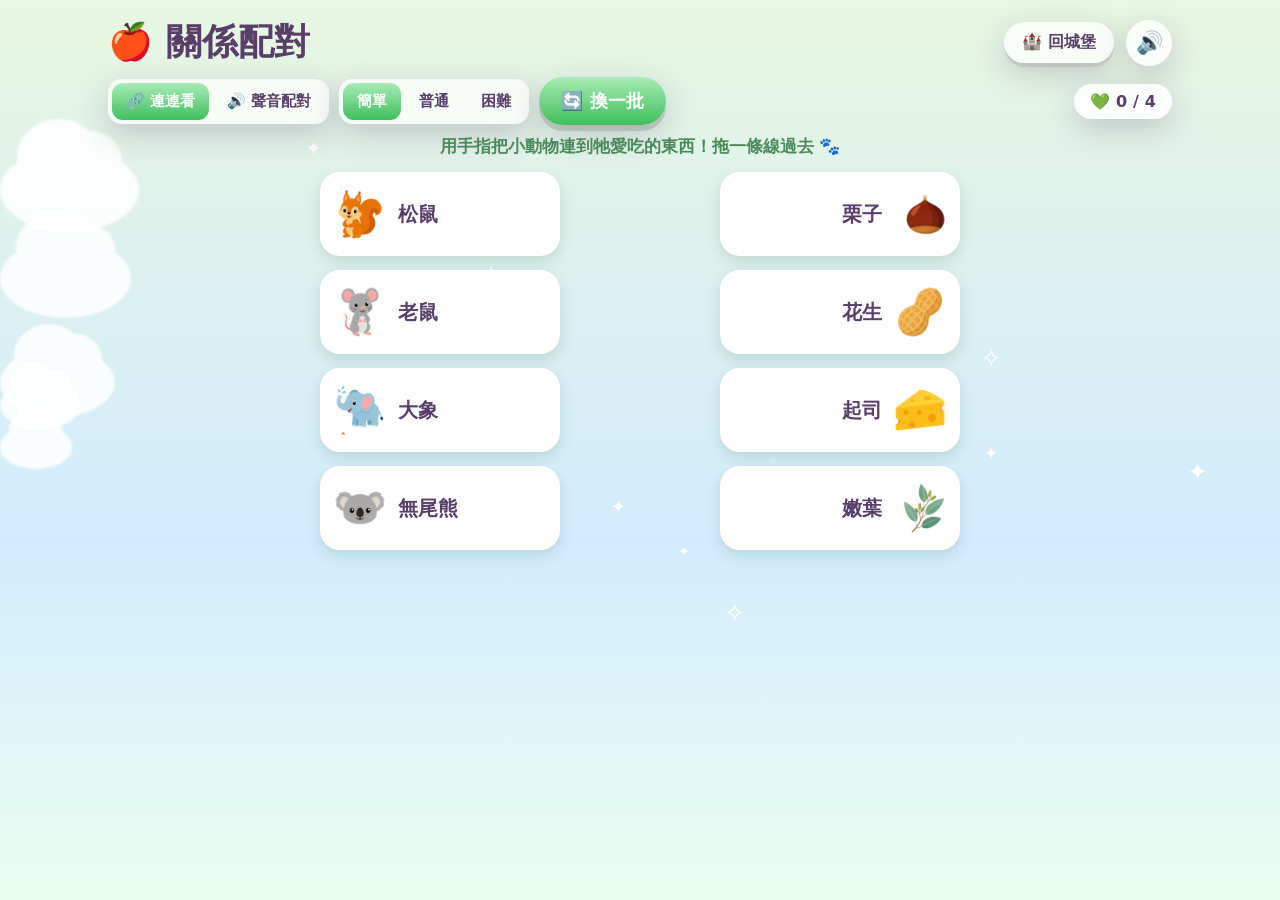
<file: match.html>
<!DOCTYPE html>
<html lang="zh-Hant">
  <head>
    <meta charset="UTF-8" />
    <meta name="viewport" content="width=device-width, initial-scale=1.0" />
    <title>關係配對 · 魔法小皇宮</title>
    <link rel="stylesheet" href="css/style.css" />
    <link rel="manifest" href="manifest.webmanifest" />
    <meta name="theme-color" content="#ff7ac0" />
    <meta name="mobile-web-app-capable" content="yes" />
    <meta name="apple-mobile-web-app-capable" content="yes" />
    <meta name="apple-mobile-web-app-status-bar-style" content="default" />
    <meta name="apple-mobile-web-app-title" content="魔法小皇宮" />
    <link rel="apple-touch-icon" href="icons/apple-touch-icon.png" />
    <link
      rel="icon"
      href="data:image/svg+xml,<svg xmlns='http://www.w3.org/2000/svg' viewBox='0 0 100 100'><text y='.9em' font-size='90'>🍎</text></svg>"
    />
    <style>
      body {
        background: linear-gradient(180deg, #e7f7e0 0%, #d2ecff 60%, #eafff0 100%);
      }
      .controls {
        display: flex;
        gap: 10px;
        flex-wrap: wrap;
        align-items: center;
        margin-bottom: 10px;
      }
      .seg {
        display: inline-flex;
        background: rgba(255, 255, 255, 0.7);
        border-radius: 14px;
        padding: 4px;
        gap: 4px;
        box-shadow: var(--shadow);
      }
      .seg button {
        font-family: var(--font-cute);
        font-weight: 800;
        font-size: 15px;
        border: none;
        background: transparent;
        color: var(--ink);
        padding: 9px 14px;
        border-radius: 11px;
        cursor: pointer;
      }
      .seg button.on {
        background: linear-gradient(180deg, #a6ecb4, #3fbf5d);
        color: #fff;
      }
      .hint {
        text-align: center;
        color: #4a8a5a;
        font-weight: 800;
        margin: 4px 0 14px;
        font-size: 17px;
      }
      /* 連連看 */
      .match-area {
        position: relative;
        max-width: 640px;
        margin: 0 auto;
        display: flex;
        justify-content: space-between;
        gap: 60px;
      }
      .lines {
        position: absolute;
        inset: 0;
        width: 100%;
        height: 100%;
        pointer-events: none;
        z-index: 2;
      }
      .col {
        display: flex;
        flex-direction: column;
        gap: 14px;
        flex: 1;
        max-width: 240px;
        z-index: 3;
      }
      .mcard {
        background: #fff;
        border: 4px solid #fff;
        border-radius: 20px;
        padding: 10px 8px;
        display: flex;
        align-items: center;
        gap: 10px;
        cursor: pointer;
        box-shadow: 0 6px 14px rgba(60, 110, 70, 0.18);
        transition: transform 0.1s, border-color 0.1s, background 0.2s;
        position: relative;
        touch-action: none; /* 讓手指可直接在卡片上拖曳連線，不會捲動頁面 */
      }
      .col-right .mcard {
        flex-direction: row-reverse;
        text-align: right;
      }
      .mcard:hover {
        transform: translateY(-3px);
      }
      .mcard .emj {
        width: clamp(42px, 10vw, 56px);
        height: clamp(42px, 10vw, 56px);
        flex: 0 0 auto;
        display: flex;
        align-items: center;
        justify-content: center;
        font-size: clamp(34px, 8vw, 48px);
        line-height: 1;
      }
      .mcard .lbl {
        font-size: clamp(16px, 3.5vw, 20px);
        font-weight: 800;
        flex: 1;
      }
      .mcard.sel {
        border-color: var(--gold);
        background: #fffbe8;
        transform: scale(1.04);
      }
      .mcard.over {
        border-color: #ff8fc7;
        background: #fff0f7;
        transform: scale(1.06);
      }
      .mcard.done {
        border-color: #5fd07a;
        background: #eafff0;
        cursor: default;
      }
      .mcard.done::after {
        content: "✓";
        position: absolute;
        top: -10px;
        right: -10px;
        background: #4fc36a;
        color: #fff;
        width: 26px;
        height: 26px;
        border-radius: 50%;
        display: flex;
        align-items: center;
        justify-content: center;
        font-weight: 900;
        font-size: 16px;
        box-shadow: var(--shadow);
      }
      .col-right .mcard.done::after {
        right: auto;
        left: -10px;
      }
      @media (max-width: 560px) {
        .match-area { gap: 18px; }
        .mcard { padding: 8px 6px; gap: 6px; }
      }
      /* 聲音配對 */
      .sound-area {
        max-width: 560px;
        margin: 0 auto;
        text-align: center;
      }
      .sound-play {
        margin-bottom: 18px;
      }
      #btn-play-sound {
        font-size: 22px;
        padding: 18px 30px;
      }
      .sound-choices {
        display: grid;
        grid-template-columns: repeat(auto-fit, minmax(120px, 1fr));
        gap: 16px;
        max-width: 520px;
        margin: 0 auto;
      }
      .schoice {
        background: #fff;
        border: 4px solid #fff;
        border-radius: 22px;
        padding: 14px 8px 10px;
        cursor: pointer;
        box-shadow: 0 6px 14px rgba(60, 110, 70, 0.18);
        display: flex;
        flex-direction: column;
        align-items: center;
        gap: 6px;
        transition: transform 0.1s;
      }
      .schoice:active { transform: scale(0.96); }
      .schoice .emj.big {
        width: clamp(56px, 16vw, 84px);
        height: clamp(56px, 16vw, 84px);
        display: flex;
        align-items: center;
        justify-content: center;
        font-size: clamp(48px, 14vw, 74px);
        line-height: 1;
      }
      .schoice .snm {
        font-size: 18px;
        font-weight: 800;
        color: var(--ink);
      }
      .schoice.ok {
        border-color: #5fd07a;
        background: #eafff0;
      }
      .schoice.bad {
        animation: shake 0.5s ease;
        border-color: #ffb3b3;
      }
    </style>
  </head>
  <body>
    <div class="wrap">
      <div class="topbar">
        <a class="btn ghost btn-back" href="index.html">🏰 回城堡</a>
        <h1>🍎 關係配對</h1>
        <span id="sound-slot"></span>
      </div>

      <div class="controls">
        <div class="seg" id="mode-seg">
          <button data-mode="match" class="on">🔗 連連看</button>
          <button data-mode="sound">🔊 聲音配對</button>
        </div>
        <div class="seg" id="diff-seg">
          <button data-diff="easy" class="on">簡單</button>
          <button data-diff="medium">普通</button>
          <button data-diff="hard">困難</button>
        </div>
        <button class="btn green" id="btn-restart">🔄 換一批</button>
        <span class="badge" id="match-counter" style="margin-left: auto"
          >💚 <span id="done-count">0</span> / <span id="total-count">0</span></span
        >
        <span class="badge" id="sound-counter" style="margin-left: auto; display: none"
          >⭐ 答對 <span id="sound-score">0</span> 題</span
        >
      </div>

      <p class="hint" id="prompt">幫小動物找到牠喜歡吃的東西！先點動物，再點食物 🐾</p>

      <!-- 連連看 -->
      <div class="match-area" id="area">
        <svg class="lines" id="lines"></svg>
        <div class="col col-left" id="left"></div>
        <div class="col col-right" id="right"></div>
      </div>

      <!-- 聲音配對 -->
      <div class="sound-area" id="sound-area" style="display: none">
        <div class="sound-play">
          <button class="btn purple" id="btn-play-sound">🔊 聽聽看是誰的聲音</button>
        </div>
        <div class="sound-choices" id="sound-choices"></div>
      </div>
    </div>

    <script src="js/common.js"></script>
    <script src="js/match.js"></script>
  </body>
</html>
</file>
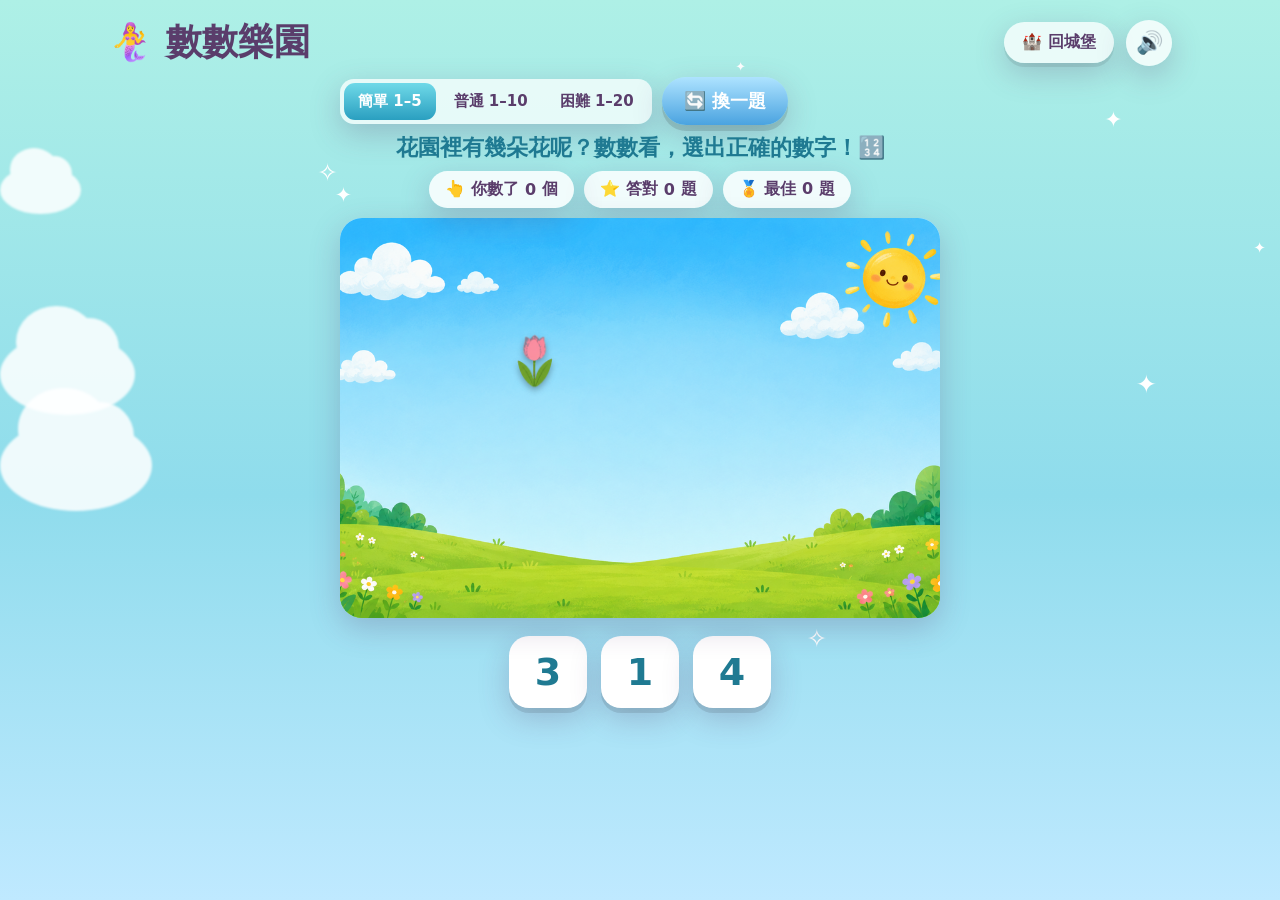
<file: math.html>
<!DOCTYPE html>
<html lang="zh-Hant">
  <head>
    <meta charset="UTF-8" />
    <meta name="viewport" content="width=device-width, initial-scale=1.0" />
    <title>數數樂園 · 魔法小皇宮</title>
    <link rel="stylesheet" href="css/style.css" />
    <link rel="manifest" href="manifest.webmanifest" />
    <meta name="theme-color" content="#3bb0c9" />
    <meta name="mobile-web-app-capable" content="yes" />
    <meta name="apple-mobile-web-app-capable" content="yes" />
    <meta name="apple-mobile-web-app-status-bar-style" content="default" />
    <meta name="apple-mobile-web-app-title" content="魔法小皇宮" />
    <link rel="apple-touch-icon" href="icons/apple-touch-icon.png" />
    <link
      rel="icon"
      href="data:image/svg+xml,<svg xmlns='http://www.w3.org/2000/svg' viewBox='0 0 100 100'><text y='.9em' font-size='90'>🧜‍♀️</text></svg>"
    />
    <style>
      body {
        background: linear-gradient(180deg, #aef0e6 0%, #8fdcec 55%, #bfe9ff 100%);
      }
      .math-wrap {
        max-width: 600px;
        margin: 0 auto;
      }
      .controls {
        display: flex;
        gap: 10px;
        flex-wrap: wrap;
        align-items: center;
        margin-bottom: 8px;
      }
      .seg {
        display: inline-flex;
        background: rgba(255, 255, 255, 0.72);
        border-radius: 14px;
        padding: 4px;
        gap: 4px;
        box-shadow: var(--shadow);
      }
      .seg button {
        font-family: var(--font-cute);
        font-weight: 800;
        font-size: 15px;
        border: none;
        background: transparent;
        color: var(--ink);
        padding: 9px 14px;
        border-radius: 11px;
        cursor: pointer;
      }
      .seg button.on {
        background: linear-gradient(180deg, #6fd9e8, #2a9fc0);
        color: #fff;
      }
      .math-prompt {
        text-align: center;
        font-size: clamp(17px, 3.2vw, 22px);
        font-weight: 900;
        color: #1f7a92;
        margin: 6px 0 8px;
      }
      .statrow {
        display: flex;
        justify-content: center;
        gap: 10px;
        margin-bottom: 10px;
      }
      .scene {
        position: relative;
        width: 100%;
        height: min(58vh, 400px);
        border-radius: 22px;
        overflow: hidden;
        box-shadow: var(--shadow);
        margin: 0 auto;
      }
      .scene.ocean { background: linear-gradient(180deg, #7fd0ff 0%, #2a7fb8 100%); }
      .scene.garden { background: linear-gradient(180deg, #c4ecff 0%, #c4ecff 42%, #9adf7a 42%, #6cc85a 100%); }
      .scene.sky { background: linear-gradient(180deg, #bfe9ff 0%, #eaf8ff 100%); }
      .scene.night { background: linear-gradient(180deg, #2a2a55 0%, #4a3f86 100%); }
      .scene.orchard { background: linear-gradient(180deg, #c4ecff 0%, #c4ecff 38%, #9adf8a 38%, #7bc96a 100%); }
      .scene.pond { background: linear-gradient(180deg, #a8e6e0 0%, #4fb6cc 100%); }
      .scene-bg {
        position: absolute;
        inset: 0;
        width: 100%;
        height: 100%;
        z-index: 0;
        pointer-events: none;
      }
      .obj {
        position: absolute;
        z-index: 2;
        transform: translate(-50%, -50%);
        width: clamp(40px, 9.5vw, 60px);
        height: clamp(40px, 9.5vw, 60px);
        display: flex;
        align-items: center;
        justify-content: center;
        font-size: clamp(30px, 7.5vw, 50px);
        line-height: 1;
        background: none;
        border: none;
        cursor: pointer;
        padding: 0;
        filter: drop-shadow(0 3px 3px rgba(0, 0, 0, 0.3));
        animation: bob 3s ease-in-out infinite;
      }
      @keyframes bob {
        0%, 100% { transform: translate(-50%, -50%) translateY(0); }
        50% { transform: translate(-50%, -50%) translateY(-7px); }
      }
      .obj:hover { animation: none; transform: translate(-50%, -50%) scale(1.12); }
      .obj.counted {
        animation: none;
        transform: translate(-50%, -50%) scale(1.14);
        border-radius: 50%;
        box-shadow: 0 0 0 4px #ffd24d, 0 0 14px 3px rgba(255, 210, 77, 0.8);
      }
      .count-chip {
        position: relative;
        z-index: 3;
      }
      .choices {
        display: flex;
        flex-wrap: wrap;
        justify-content: center;
        gap: 14px;
        margin-top: 18px;
      }
      .choice {
        font-family: var(--font-cute);
        font-weight: 900;
        font-size: 38px;
        min-width: 78px;
        padding: 14px 10px;
        border: none;
        border-radius: 20px;
        background: #fff;
        color: #1f7a92;
        box-shadow: 0 5px 0 rgba(0, 0, 0, 0.1), var(--shadow);
        cursor: pointer;
        transition: transform 0.1s;
      }
      .choice:active { transform: translateY(3px); }
      .choice.ok {
        background: linear-gradient(180deg, #a6ecb4, #3fbf5d);
        color: #fff;
      }
      .choice.bad { animation: shake 0.5s ease; }
      .toast {
        position: fixed;
        left: 50%;
        bottom: 24px;
        transform: translateX(-50%);
        background: rgba(30, 122, 146, 0.95);
        color: #fff;
        font-weight: 800;
        padding: 12px 22px;
        border-radius: 999px;
        opacity: 0;
        transition: opacity 0.2s;
        pointer-events: none;
        z-index: 9998;
        font-size: 16px;
      }
      .toast.show { opacity: 1; }
    </style>
  </head>
  <body>
    <div class="wrap">
      <div class="topbar">
        <a class="btn ghost btn-back" href="index.html">🏰 回城堡</a>
        <h1>🧜‍♀️ 數數樂園</h1>
        <span id="sound-slot"></span>
      </div>

      <div class="math-wrap">
        <div class="controls">
          <div class="seg" id="diff-seg">
            <button data-diff="easy" class="on">簡單 1–5</button>
            <button data-diff="medium">普通 1–10</button>
            <button data-diff="hard">困難 1–20</button>
          </div>
          <button class="btn ice" id="btn-new">🔄 換一題</button>
        </div>

        <p class="math-prompt" id="prompt"></p>

        <div class="statrow">
          <span class="badge count-chip">👆 你數了 <span id="counter">0</span> 個</span>
          <span class="badge">⭐ 答對 <span id="score">0</span> 題</span>
        </div>

        <div class="scene ocean" id="scene"></div>

        <div class="choices" id="choices"></div>
      </div>
    </div>

    <div class="toast" id="toast"></div>

    <script src="js/common.js"></script>
    <script src="js/math.js"></script>
  </body>
</html>
</file>
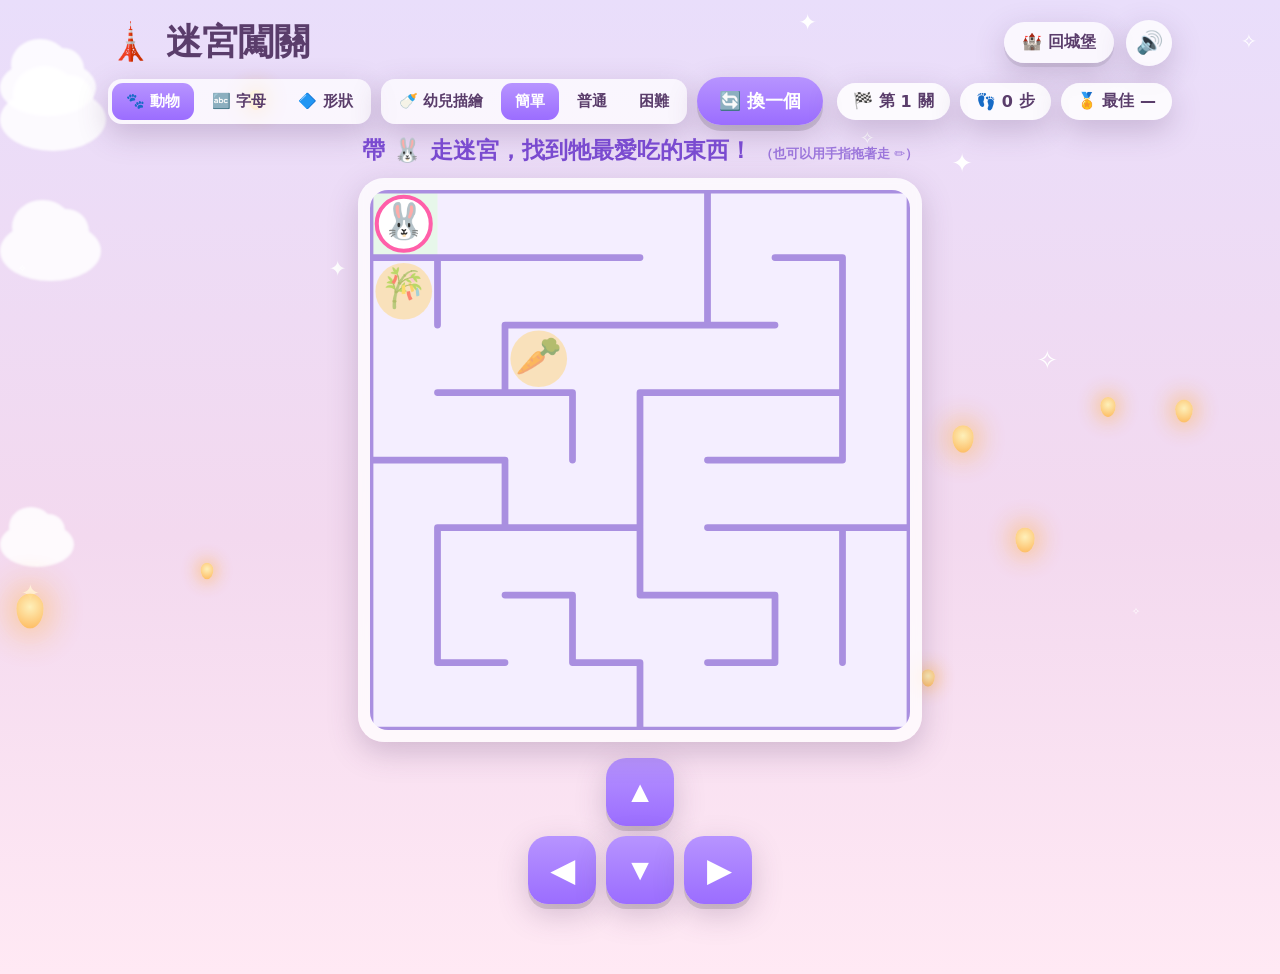
<file: maze.html>
<!DOCTYPE html>
<html lang="zh-Hant">
  <head>
    <meta charset="UTF-8" />
    <meta name="viewport" content="width=device-width, initial-scale=1.0" />
    <title>迷宮闖關 · 魔法小皇宮</title>
    <link rel="stylesheet" href="css/style.css" />
    <link rel="manifest" href="manifest.webmanifest" />
    <meta name="theme-color" content="#9b6dff" />
    <meta name="mobile-web-app-capable" content="yes" />
    <meta name="apple-mobile-web-app-capable" content="yes" />
    <meta name="apple-mobile-web-app-status-bar-style" content="default" />
    <meta name="apple-mobile-web-app-title" content="魔法小皇宮" />
    <link rel="apple-touch-icon" href="icons/apple-touch-icon.png" />
    <link
      rel="icon"
      href="data:image/svg+xml,<svg xmlns='http://www.w3.org/2000/svg' viewBox='0 0 100 100'><text y='.9em' font-size='90'>🗼</text></svg>"
    />
    <style>
      body {
        background: linear-gradient(180deg, #e9defb 0%, #f3d9ef 55%, #ffe9f4 100%);
      }
      .controls {
        display: flex;
        gap: 10px;
        flex-wrap: wrap;
        align-items: center;
        margin-bottom: 10px;
      }
      .seg {
        display: inline-flex;
        background: rgba(255, 255, 255, 0.72);
        border-radius: 14px;
        padding: 4px;
        gap: 4px;
        box-shadow: var(--shadow);
      }
      .seg button {
        font-family: var(--font-cute);
        font-weight: 800;
        font-size: 15px;
        border: none;
        background: transparent;
        color: var(--ink);
        padding: 9px 14px;
        border-radius: 11px;
        cursor: pointer;
      }
      .seg button.on {
        background: linear-gradient(180deg, #b794ff, #9b6dff);
        color: #fff;
      }
      .stats {
        display: flex;
        gap: 10px;
        margin-left: auto;
      }
      .maze-prompt {
        text-align: center;
        font-size: clamp(17px, 3.2vw, 23px);
        font-weight: 900;
        color: #7a4bd0;
        margin: 6px 0 12px;
      }
      .maze-area {
        display: flex;
        flex-direction: column;
        align-items: center;
        gap: 16px;
      }
      .maze-stage {
        position: relative;
        padding: 12px;
        line-height: 0;
      }
      #maze {
        width: min(86vw, 540px);
        height: auto;
        aspect-ratio: 1 / 1;
        border-radius: 18px;
        display: block;
        touch-action: none;
        background: #f4eeff;
      }
      .toast {
        position: absolute;
        left: 50%;
        top: 18px;
        transform: translateX(-50%);
        background: rgba(120, 70, 160, 0.94);
        color: #fff;
        font-weight: 800;
        padding: 10px 20px;
        border-radius: 999px;
        opacity: 0;
        transition: opacity 0.2s;
        pointer-events: none;
        font-size: 16px;
        white-space: nowrap;
        line-height: 1.2;
      }
      .toast.show {
        opacity: 1;
      }
      .dpad {
        display: flex;
        flex-direction: column;
        align-items: center;
        gap: 10px;
        margin-bottom: 10px;
      }
      .dpad-row {
        display: flex;
        gap: 10px;
      }
      .dbtn {
        width: 68px;
        height: 68px;
        border: none;
        border-radius: 20px;
        font-size: 30px;
        font-weight: 900;
        color: #fff;
        background: linear-gradient(180deg, #b794ff, #9b6dff);
        box-shadow: 0 5px 0 rgba(0, 0, 0, 0.12), var(--shadow);
        cursor: pointer;
        display: flex;
        align-items: center;
        justify-content: center;
        -webkit-user-select: none;
        user-select: none;
      }
      .dbtn:active {
        transform: translateY(4px);
        box-shadow: 0 1px 0 rgba(0, 0, 0, 0.12);
      }
      /* 飄浮天燈 */
      .lanterns {
        position: fixed;
        inset: 0;
        pointer-events: none;
        z-index: 0;
        overflow: hidden;
      }
      .lantern {
        position: absolute;
        width: 14px;
        height: 18px;
        background: radial-gradient(circle at 50% 38%, #fff3b0, #ffae3b);
        border-radius: 50% 50% 50% 50% / 42% 42% 58% 58%;
        box-shadow: 0 0 16px 5px rgba(255, 180, 60, 0.5);
        animation: floatUp ease-in-out infinite alternate;
        opacity: 0.85;
      }
      @keyframes floatUp {
        from {
          transform: translateY(16px);
        }
        to {
          transform: translateY(-24px);
        }
      }
    </style>
  </head>
  <body>
    <div class="wrap">
      <div class="topbar">
        <a class="btn ghost btn-back" href="index.html">🏰 回城堡</a>
        <h1>🗼 迷宮闖關</h1>
        <span id="sound-slot"></span>
      </div>

      <div class="controls">
        <div class="seg" id="theme-seg">
          <button data-theme="animal" class="on">🐾 動物</button>
          <button data-theme="letter">🔤 字母</button>
          <button data-theme="shape">🔷 形狀</button>
        </div>
        <div class="seg" id="diff-seg">
          <button data-diff="toddler">🍼 幼兒描繪</button>
          <button data-diff="easy" class="on">簡單</button>
          <button data-diff="medium">普通</button>
          <button data-diff="hard">困難</button>
        </div>
        <button class="btn purple" id="btn-new">🔄 換一個</button>
        <div class="stats" id="stats">
          <span class="badge">🏁 第 <span id="level">1</span> 關</span>
          <span class="badge">👣 <span id="moves">0</span> 步</span>
        </div>
      </div>

      <p class="maze-prompt" id="prompt"></p>

      <div class="maze-area">
        <div class="maze-stage panel">
          <canvas id="maze"></canvas>
          <div class="toast" id="toast"></div>
        </div>
        <div class="dpad" id="dpad">
          <button class="dbtn" data-dir="n" aria-label="上">▲</button>
          <div class="dpad-row">
            <button class="dbtn" data-dir="w" aria-label="左">◀</button>
            <button class="dbtn" data-dir="s" aria-label="下">▼</button>
            <button class="dbtn" data-dir="e" aria-label="右">▶</button>
          </div>
        </div>
      </div>
    </div>

    <script src="js/common.js"></script>
    <script>
      // 飄浮天燈背景（長髮公主氛圍）
      (function () {
        var box = document.createElement("div");
        box.className = "lanterns";
        for (var i = 0; i < 9; i++) {
          var l = document.createElement("div");
          l.className = "lantern";
          var s = 0.7 + Math.random() * 1.3;
          l.style.left = Math.random() * 100 + "%";
          l.style.top = Math.random() * 90 + "%";
          l.style.transform = "scale(" + s + ")";
          l.style.animationDuration = 3 + Math.random() * 3 + "s";
          l.style.animationDelay = -Math.random() * 4 + "s";
          box.appendChild(l);
        }
        document.body.insertBefore(box, document.body.firstChild);
      })();
    </script>
    <script src="js/maze.js"></script>
  </body>
</html>
</file>
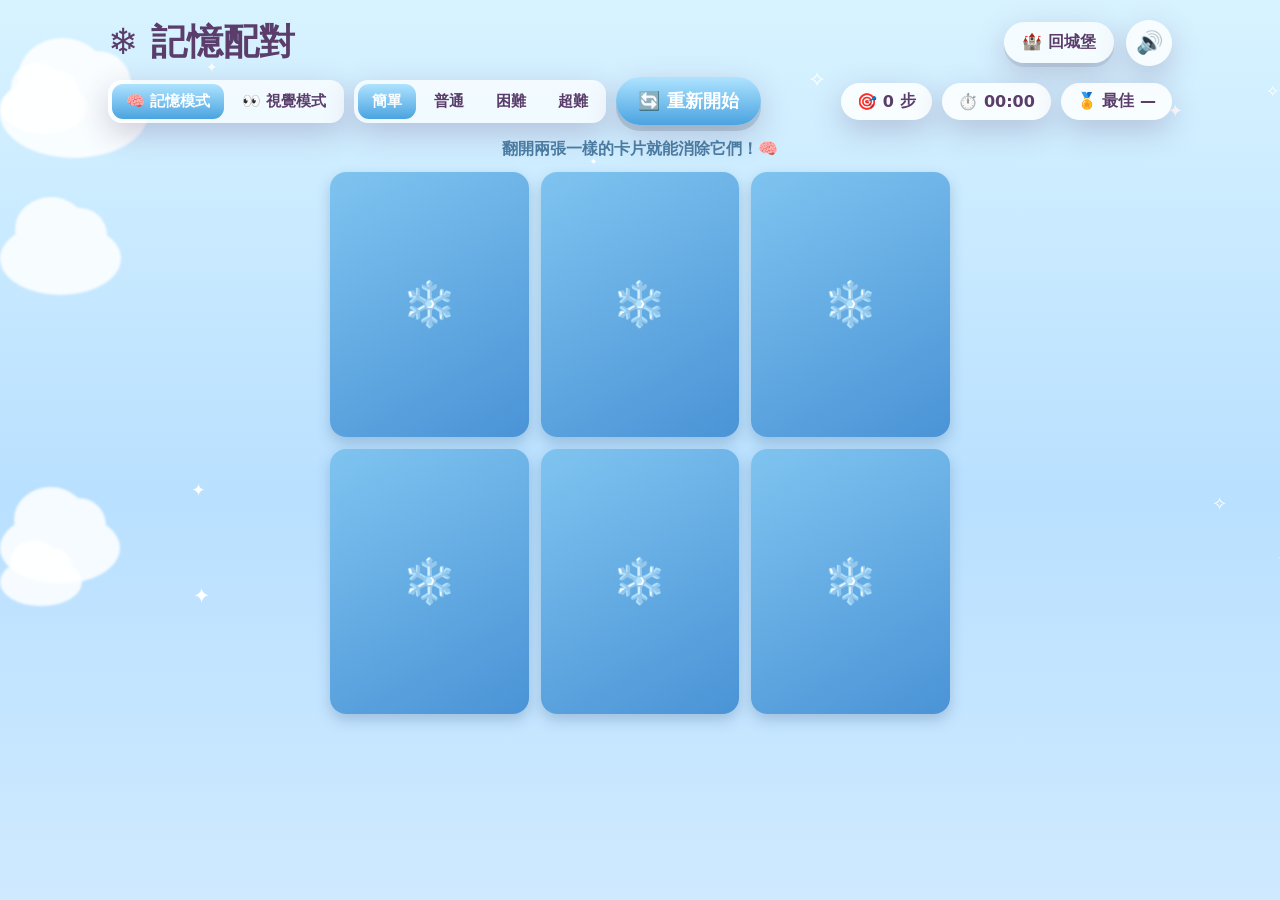
<file: memory.html>
<!DOCTYPE html>
<html lang="zh-Hant">
  <head>
    <meta charset="UTF-8" />
    <meta name="viewport" content="width=device-width, initial-scale=1.0" />
    <title>記憶配對 · 魔法小皇宮</title>
    <link rel="stylesheet" href="css/style.css" />
    <link rel="manifest" href="manifest.webmanifest" />
    <meta name="theme-color" content="#ff7ac0" />
    <meta name="mobile-web-app-capable" content="yes" />
    <meta name="apple-mobile-web-app-capable" content="yes" />
    <meta name="apple-mobile-web-app-status-bar-style" content="default" />
    <meta name="apple-mobile-web-app-title" content="魔法小皇宮" />
    <link rel="apple-touch-icon" href="icons/apple-touch-icon.png" />
    <link
      rel="icon"
      href="data:image/svg+xml,<svg xmlns='http://www.w3.org/2000/svg' viewBox='0 0 100 100'><text y='.9em' font-size='90'>❄️</text></svg>"
    />
    <style>
      body {
        background: linear-gradient(180deg, #d8f3ff 0%, #b9e0ff 55%, #cfeaff 100%);
      }
      .controls {
        display: flex;
        gap: 10px;
        flex-wrap: wrap;
        align-items: center;
        margin-bottom: 14px;
      }
      .seg {
        display: inline-flex;
        background: rgba(255, 255, 255, 0.7);
        border-radius: 14px;
        padding: 4px;
        gap: 4px;
        box-shadow: var(--shadow);
      }
      .seg button {
        font-family: var(--font-cute);
        font-weight: 800;
        font-size: 15px;
        border: none;
        background: transparent;
        color: var(--ink);
        padding: 8px 14px;
        border-radius: 11px;
        cursor: pointer;
      }
      .seg button.on {
        background: linear-gradient(180deg, #aee3ff, var(--ice-deep));
        color: #fff;
      }
      .stats {
        display: flex;
        gap: 10px;
        margin-left: auto;
      }
      .board {
        display: grid;
        gap: 12px;
        max-width: 620px;
        margin: 0 auto;
      }
      .card {
        aspect-ratio: 3 / 4;
        perspective: 700px;
        border: none;
        background: transparent;
        padding: 0;
        cursor: pointer;
      }
      .card-inner {
        position: relative;
        width: 100%;
        height: 100%;
        transform-style: preserve-3d;
        transition: transform 0.4s cubic-bezier(0.3, 1.1, 0.4, 1);
      }
      .card.flipped .card-inner {
        transform: rotateY(180deg);
      }
      .card-face {
        position: absolute;
        inset: 0;
        backface-visibility: hidden;
        -webkit-backface-visibility: hidden;
        display: flex;
        align-items: center;
        justify-content: center;
        border-radius: 16px;
        box-shadow: 0 6px 14px rgba(40, 80, 120, 0.25);
      }
      .card-back {
        background: linear-gradient(150deg, #7fc4f0 0%, #4a93d6 100%);
        font-size: clamp(26px, 7vw, 44px);
        color: #fff;
      }
      .card-front {
        background: #fff;
        transform: rotateY(180deg);
        font-size: clamp(30px, 9vw, 56px);
      }
      .card-front .mlp-icon {
        width: 78%;
        height: 78%;
      }
      .card.sel .card-front,
      .card.sel .card-back {
        outline: 4px solid var(--gold);
        outline-offset: -4px;
      }
      .card.matched {
        animation: matched-pop 0.5s ease forwards;
        pointer-events: none;
      }
      @keyframes matched-pop {
        0% {
          transform: scale(1);
        }
        40% {
          transform: scale(1.15);
        }
        100% {
          transform: scale(0.6);
          opacity: 0;
        }
      }
      .hint {
        text-align: center;
        color: #4a7aa0;
        font-weight: 700;
        margin: 0 0 12px;
      }
    </style>
  </head>
  <body>
    <div class="wrap">
      <div class="topbar">
        <a class="btn ghost btn-back" href="index.html">🏰 回城堡</a>
        <h1>❄️ 記憶配對</h1>
        <span id="sound-slot"></span>
      </div>

      <div class="controls">
        <div class="seg" id="mode-seg">
          <button data-mode="memory" class="on">🧠 記憶模式</button>
          <button data-mode="visual">👀 視覺模式</button>
        </div>
        <div class="seg" id="diff-seg">
          <button data-diff="easy" class="on">簡單</button>
          <button data-diff="medium">普通</button>
          <button data-diff="hard">困難</button>
          <button data-diff="super">超難</button>
        </div>
        <button class="btn ice" id="btn-restart">🔄 重新開始</button>
        <div class="stats">
          <span class="badge">🎯 <span id="moves">0</span> 步</span>
          <span class="badge">⏱️ <span id="time">00:00</span></span>
        </div>
      </div>

      <p class="hint" id="hint">翻開兩張一樣的卡片就能消除它們！</p>
      <div class="board" id="board"></div>
    </div>

    <script src="js/common.js"></script>
    <script src="js/memory.js"></script>
  </body>
</html>
</file>
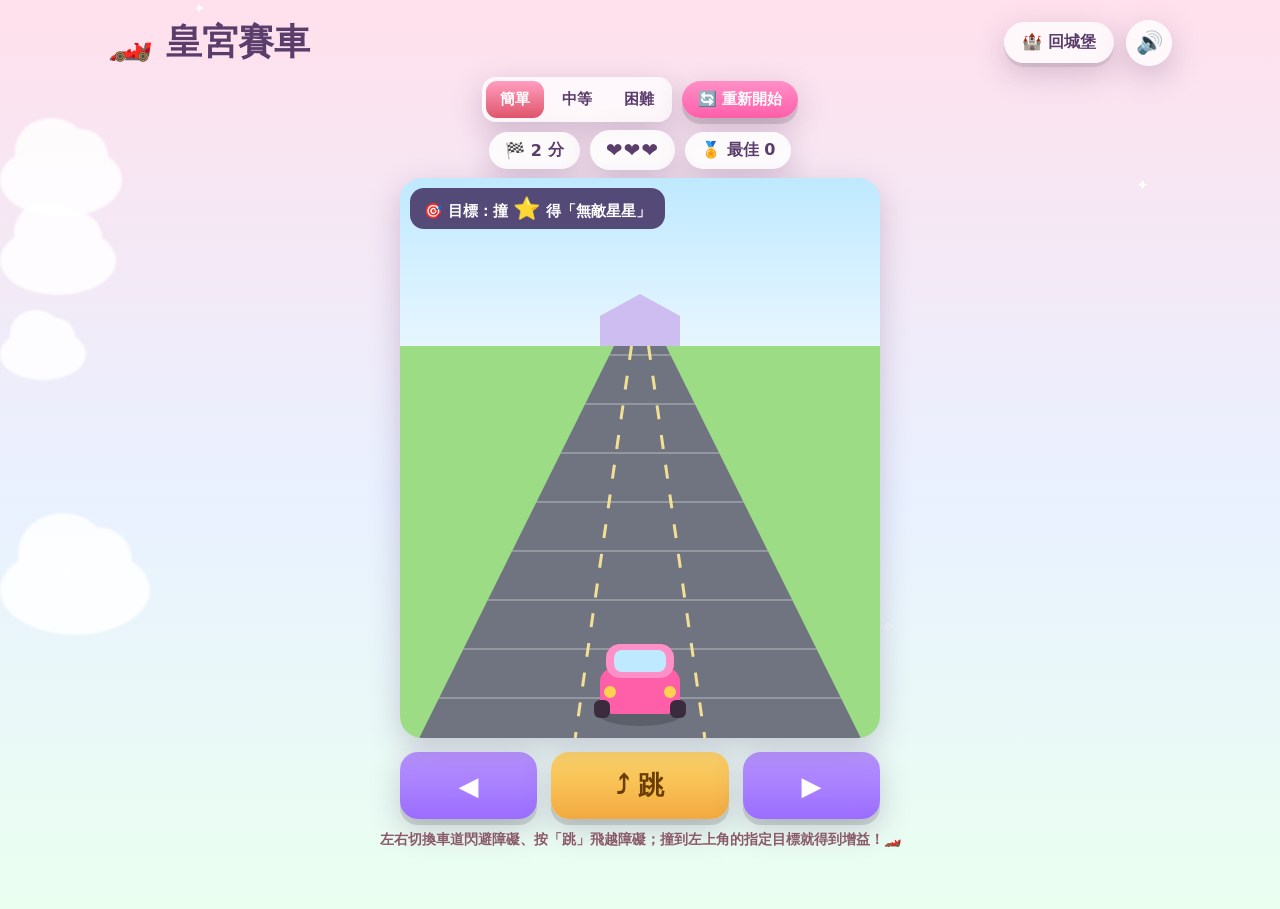
<file: race.html>
<!DOCTYPE html>
<html lang="zh-Hant">
  <head>
    <meta charset="UTF-8" />
    <meta name="viewport" content="width=device-width, initial-scale=1.0" />
    <title>皇宮賽車 · 魔法小皇宮</title>
    <link rel="stylesheet" href="css/style.css" />
    <link rel="manifest" href="manifest.webmanifest" />
    <meta name="theme-color" content="#ff7ac0" />
    <meta name="mobile-web-app-capable" content="yes" />
    <meta name="apple-mobile-web-app-capable" content="yes" />
    <meta name="apple-mobile-web-app-status-bar-style" content="default" />
    <meta name="apple-mobile-web-app-title" content="魔法小皇宮" />
    <link rel="apple-touch-icon" href="icons/apple-touch-icon.png" />
    <link
      rel="icon"
      href="data:image/svg+xml,<svg xmlns='http://www.w3.org/2000/svg' viewBox='0 0 100 100'><text y='.9em' font-size='90'>🏎️</text></svg>"
    />
    <style>
      body {
        background: linear-gradient(180deg, #ffe0ec 0%, #e9f1ff 55%, #eafff0 100%);
      }
      .controls {
        display: flex;
        gap: 10px;
        flex-wrap: wrap;
        align-items: center;
        justify-content: center;
        margin-bottom: 8px;
      }
      .seg {
        display: inline-flex;
        background: rgba(255, 255, 255, 0.72);
        border-radius: 14px;
        padding: 4px;
        gap: 4px;
        box-shadow: var(--shadow);
      }
      .seg button {
        font-family: var(--font-cute);
        font-weight: 800;
        font-size: 15px;
        border: none;
        background: transparent;
        color: var(--ink);
        padding: 9px 14px;
        border-radius: 11px;
        cursor: pointer;
      }
      .seg button.on {
        background: linear-gradient(180deg, #ff9ec0, #e0556b);
        color: #fff;
      }
      .statrow {
        display: flex;
        gap: 10px;
        justify-content: center;
        margin-bottom: 8px;
        flex-wrap: wrap;
        align-items: center;
      }
      .hearts {
        font-size: 20px;
        letter-spacing: 1px;
      }
      .stage-wrap {
        position: relative;
        width: min(480px, 94vw);
        margin: 0 auto;
      }
      #stage {
        width: 100%;
        aspect-ratio: 480 / 560;
        display: block;
        border-radius: 22px;
        box-shadow: var(--shadow);
        touch-action: none;
        background: #bfe9ff;
      }
      .goal {
        position: absolute;
        left: 10px;
        top: 10px;
        background: rgba(60, 40, 90, 0.82);
        color: #fff;
        font-weight: 800;
        font-size: 15px;
        padding: 8px 14px;
        border-radius: 14px;
        z-index: 4;
        max-width: 80%;
      }
      .toast {
        position: absolute;
        left: 50%;
        top: 56px;
        transform: translateX(-50%);
        background: rgba(224, 85, 107, 0.92);
        color: #fff;
        font-weight: 800;
        padding: 10px 18px;
        border-radius: 999px;
        font-size: 15px;
        opacity: 0;
        transition: opacity 0.2s;
        pointer-events: none;
        white-space: nowrap;
        z-index: 5;
      }
      .toast.show { opacity: 1; }
      .pad {
        display: flex;
        gap: 14px;
        justify-content: center;
        margin: 14px auto 0;
        width: min(480px, 94vw);
      }
      .pad button {
        flex: 1;
        font-family: var(--font-cute);
        font-weight: 900;
        font-size: 26px;
        border: none;
        border-radius: 18px;
        padding: 16px 0;
        cursor: pointer;
        color: #fff;
        box-shadow: 0 6px 0 rgba(0, 0, 0, 0.12), var(--shadow);
        background: linear-gradient(180deg, #b794ff, #9b6dff);
        user-select: none;
        touch-action: manipulation;
      }
      .pad button:active { transform: translateY(4px); box-shadow: 0 2px 0 rgba(0, 0, 0, 0.12), var(--shadow); }
      .pad .jump { background: linear-gradient(180deg, #ffd76a, #f2a93f); color: #6a3d00; flex: 1.3; }
      .race-tip {
        text-align: center;
        color: #8a5a6a;
        font-size: 14px;
        margin: 12px 0 0;
        font-weight: 700;
      }
    </style>
  </head>
  <body>
    <div class="wrap">
      <div class="topbar">
        <a class="btn ghost btn-back" href="index.html">🏰 回城堡</a>
        <h1>🏎️ 皇宮賽車</h1>
        <span id="sound-slot"></span>
      </div>

      <div class="controls">
        <div class="seg" id="diff-seg">
          <button data-diff="easy" class="on">簡單</button>
          <button data-diff="medium">中等</button>
          <button data-diff="hard">困難</button>
        </div>
        <button class="btn red" id="btn-restart" style="font-size: 15px; padding: 9px 16px">🔄 重新開始</button>
      </div>

      <div class="statrow">
        <span class="badge">🏁 <span id="score">0</span> 分</span>
        <span class="badge hearts" id="hearts">❤️❤️❤️</span>
        <span class="badge" id="best">🏅 最佳 0</span>
      </div>

      <div class="stage-wrap">
        <canvas id="stage"></canvas>
        <div class="goal" id="goal"></div>
        <div class="toast" id="toast"></div>
      </div>

      <div class="pad">
        <button id="btn-left" aria-label="向左">◀</button>
        <button id="btn-jump" class="jump" aria-label="跳躍">⤴ 跳</button>
        <button id="btn-right" aria-label="向右">▶</button>
      </div>

      <p class="race-tip">左右切換車道閃避障礙、按「跳」飛越障礙；撞到左上角的指定目標就得到增益！🏎️</p>
    </div>

    <script src="js/common.js"></script>
    <script src="js/race.js"></script>
  </body>
</html>
</file>
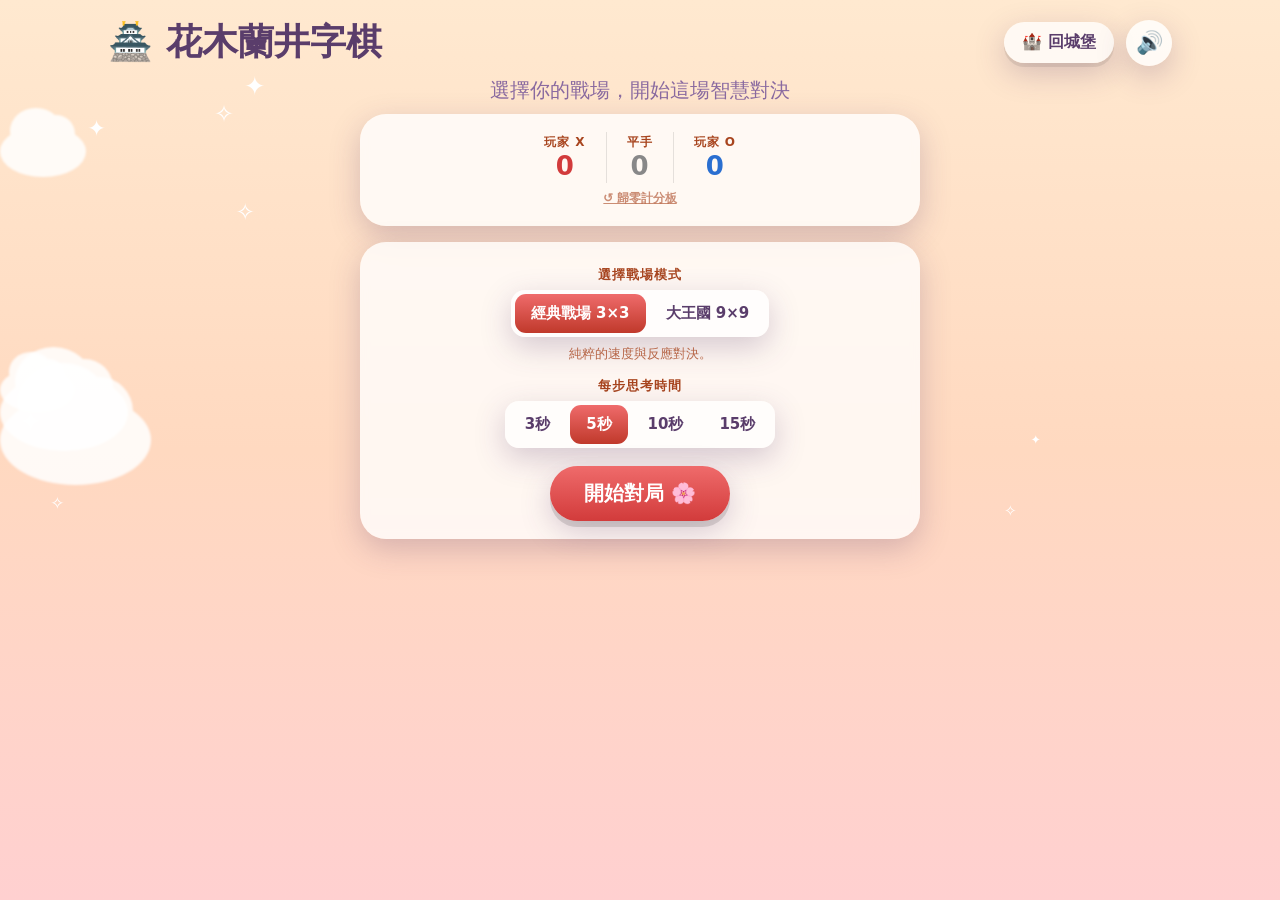
<file: tictactoe.html>
<!DOCTYPE html>
<html lang="zh-Hant">
  <head>
    <meta charset="UTF-8" />
    <meta name="viewport" content="width=device-width, initial-scale=1.0" />
    <title>花木蘭井字棋 · 魔法小皇宮</title>
    <link rel="stylesheet" href="css/style.css" />
    <link rel="manifest" href="manifest.webmanifest" />
    <meta name="theme-color" content="#c0392b" />
    <meta name="mobile-web-app-capable" content="yes" />
    <meta name="apple-mobile-web-app-capable" content="yes" />
    <meta name="apple-mobile-web-app-status-bar-style" content="default" />
    <meta name="apple-mobile-web-app-title" content="魔法小皇宮" />
    <link rel="apple-touch-icon" href="icons/apple-touch-icon.png" />
    <link
      rel="icon"
      href="data:image/svg+xml,<svg xmlns='http://www.w3.org/2000/svg' viewBox='0 0 100 100'><text y='.9em' font-size='90'>🏯</text></svg>"
    />
    <style>
      body {
        background: linear-gradient(180deg, #ffe9d0 0%, #ffd9c0 50%, #ffd0d0 100%);
      }
      .btn.red {
        background: linear-gradient(180deg, #ef6b6b, #d23b3b);
        color: #fff;
      }
      .ttt-wrap {
        max-width: 560px;
        margin: 0 auto;
      }
      .seg {
        display: inline-flex;
        background: rgba(255, 255, 255, 0.72);
        border-radius: 14px;
        padding: 4px;
        gap: 4px;
        box-shadow: var(--shadow);
      }
      .seg button {
        font-family: var(--font-cute);
        font-weight: 800;
        font-size: 15px;
        border: none;
        background: transparent;
        color: var(--ink);
        padding: 10px 16px;
        border-radius: 11px;
        cursor: pointer;
      }
      .seg button.on {
        background: linear-gradient(180deg, #ef6b6b, #c0392b);
        color: #fff;
      }
      /* 計分板 */
      .scoreboard {
        display: flex;
        flex-direction: column;
        align-items: center;
        gap: 2px;
        margin-bottom: 16px;
      }
      .score-row {
        display: flex;
      }
      .score-cell {
        display: flex;
        flex-direction: column;
        align-items: center;
        padding: 2px 20px;
      }
      .score-cell + .score-cell {
        border-left: 1px solid rgba(0, 0, 0, 0.1);
      }
      .score-cell .lbl {
        font-size: 12px;
        font-weight: 800;
        color: #a8451f;
        letter-spacing: 1px;
      }
      .score-cell .num {
        font-size: 26px;
        font-weight: 900;
      }
      .num.x { color: #d23b3b; }
      .num.o { color: #2a6fd0; }
      .num.d { color: #888; }
      .reset-link {
        margin-top: 4px;
        font-size: 12px;
        color: rgba(168, 69, 31, 0.6);
        background: none;
        border: none;
        font-weight: 800;
        cursor: pointer;
        text-decoration: underline;
      }
      .settings-center {
        text-align: center;
      }
      .mode-desc {
        font-size: 13px;
        color: #a8451f;
        opacity: 0.8;
        margin: 8px 0 14px;
        min-height: 18px;
      }
      .field-label {
        font-size: 13px;
        font-weight: 800;
        color: #a8451f;
        letter-spacing: 1px;
        margin: 6px 0;
      }
      /* 狀態列 */
      .ttt-status {
        display: flex;
        justify-content: space-between;
        align-items: center;
        background: rgba(255, 255, 255, 0.82);
        border-radius: 16px;
        padding: 12px 20px;
        margin-bottom: 10px;
        box-shadow: var(--shadow);
      }
      .side {
        display: flex;
        align-items: center;
        gap: 8px;
        opacity: 0.42;
        transition: 0.2s;
      }
      .side.active {
        opacity: 1;
        transform: scale(1.08);
      }
      .side .mk {
        font-size: 26px;
        font-weight: 900;
      }
      .side.x .mk { color: #d23b3b; }
      .side.o .mk { color: #2a6fd0; }
      .timer-num {
        font-size: 32px;
        font-weight: 900;
        color: #a8451f;
        min-width: 2ch;
        text-align: center;
      }
      .timebar-wrap {
        height: 12px;
        background: #ecdcc4;
        border-radius: 999px;
        overflow: hidden;
        margin-bottom: 16px;
        border: 1px solid rgba(0, 0, 0, 0.08);
      }
      .timebar {
        height: 100%;
        width: 100%;
        background: #4fc36a;
        transition: width 0.1s linear;
      }
      /* 經典棋盤 */
      .ttt-classic {
        display: grid;
        grid-template-columns: repeat(3, 1fr);
        gap: 10px;
        width: min(86vw, 340px);
        margin: 0 auto;
      }
      .ttt-cell {
        aspect-ratio: 1;
        border: none;
        border-radius: 16px;
        background: #fff;
        box-shadow: inset 2px 2px 6px rgba(0, 0, 0, 0.08), var(--shadow);
        font-size: clamp(36px, 11vw, 58px);
        font-weight: 900;
        cursor: pointer;
        font-family: var(--font-cute);
      }
      .ttt-cell.x { color: #d23b3b; }
      .ttt-cell.o { color: #2a6fd0; }
      .ttt-cell:not([disabled]):hover { background: #fff3e0; }
      .ttt-cell:not([disabled]):active { transform: scale(0.95); }
      .ttt-cell.win { background: #ffe9a8; box-shadow: 0 0 0 4px var(--gold); }
      .ttt-cell[disabled] { cursor: default; }
      /* 終極棋盤 */
      .ttt-ultimate {
        display: grid;
        grid-template-columns: repeat(3, 1fr);
        gap: 8px;
        width: min(94vw, 520px);
        margin: 0 auto;
        background: rgba(170, 70, 40, 0.1);
        padding: 8px;
        border-radius: 14px;
      }
      .ttt-board {
        position: relative;
        border-radius: 10px;
        background: rgba(255, 255, 255, 0.45);
        padding: 3px;
        transition: all 0.2s;
      }
      .ttt-board.active-board {
        background: rgba(255, 255, 255, 0.95);
        box-shadow: 0 0 14px rgba(210, 59, 59, 0.4);
        outline: 2px solid #d23b3b;
      }
      .ttt-board.win {
        background: #ffe9a8;
        outline: 3px solid var(--gold);
      }
      .ttt-sub {
        display: grid;
        grid-template-columns: repeat(3, 1fr);
        gap: 2px;
      }
      .ttt-sub.dim { opacity: 0.22; filter: blur(0.5px); }
      .ttt-scell {
        aspect-ratio: 1;
        border: none;
        border-radius: 4px;
        background: rgba(255, 255, 255, 0.7);
        font-size: clamp(11px, 3.2vw, 20px);
        font-weight: 900;
        cursor: pointer;
        font-family: var(--font-cute);
      }
      .ttt-scell.x { color: #d23b3b; }
      .ttt-scell.o { color: #2a6fd0; }
      .ttt-scell[disabled] { cursor: default; }
      .big-mark {
        position: absolute;
        inset: 0;
        display: flex;
        align-items: center;
        justify-content: center;
        font-size: clamp(28px, 8.5vw, 52px);
        font-weight: 900;
        z-index: 5;
        pointer-events: none;
        opacity: 0.85;
      }
      .big-mark.x { color: #d23b3b; }
      .big-mark.o { color: #2a6fd0; }
      .big-mark.d { color: #aaa; }
      .surrender-row {
        text-align: center;
        margin-top: 16px;
      }
    </style>
  </head>
  <body>
    <div class="wrap">
      <div class="topbar">
        <a class="btn ghost btn-back" href="index.html">🏰 回城堡</a>
        <h1>🏯 花木蘭井字棋</h1>
        <span id="sound-slot"></span>
      </div>
      <p class="subtitle" id="title-sub">選擇你的戰場，開始這場智慧對決</p>

      <div class="ttt-wrap">
        <!-- 計分板 -->
        <div class="scoreboard panel">
          <div class="score-row">
            <div class="score-cell"><span class="lbl">玩家 X</span><span class="num x" id="score-x">0</span></div>
            <div class="score-cell"><span class="lbl">平手</span><span class="num d" id="score-d">0</span></div>
            <div class="score-cell"><span class="lbl">玩家 O</span><span class="num o" id="score-o">0</span></div>
          </div>
          <button class="reset-link" id="btn-reset-scores">↺ 歸零計分板</button>
        </div>

        <!-- 設定 -->
        <div id="settings" class="panel settings-center">
          <div class="field-label">選擇戰場模式</div>
          <div class="seg" id="mode-seg">
            <button data-mode="classic" class="on">經典戰場 3×3</button>
            <button data-mode="ultimate">大王國 9×9</button>
          </div>
          <p class="mode-desc" id="mode-desc">純粹的速度與反應對決。</p>
          <div class="field-label">每步思考時間</div>
          <div class="seg" id="time-seg" style="margin-bottom: 18px">
            <button data-time="3">3秒</button>
            <button data-time="5" class="on">5秒</button>
            <button data-time="10">10秒</button>
            <button data-time="15">15秒</button>
          </div>
          <br />
          <button class="btn red" id="btn-start" style="font-size: 20px; padding: 14px 34px">
            開始對局 🌸
          </button>
        </div>

        <!-- 遊戲 -->
        <div id="game" class="panel" style="display: none">
          <div class="ttt-status">
            <div class="side x active" id="x-side"><span class="mk">X</span><span>先手</span></div>
            <div class="timer-num" id="timer-num">5</div>
            <div class="side o" id="o-side"><span>後手</span><span class="mk">O</span></div>
          </div>
          <div class="timebar-wrap"><div class="timebar" id="timebar"></div></div>

          <div id="board" class="ttt-classic"></div>

          <div class="surrender-row">
            <button class="btn ghost" id="btn-surrender">🏳️ 認輸棄權</button>
            <button class="btn ghost" id="btn-back-settings">⚙️ 回設定</button>
          </div>
        </div>
      </div>
    </div>

    <script src="js/common.js"></script>
    <script src="js/tictactoe.js"></script>
  </body>
</html>
</file>
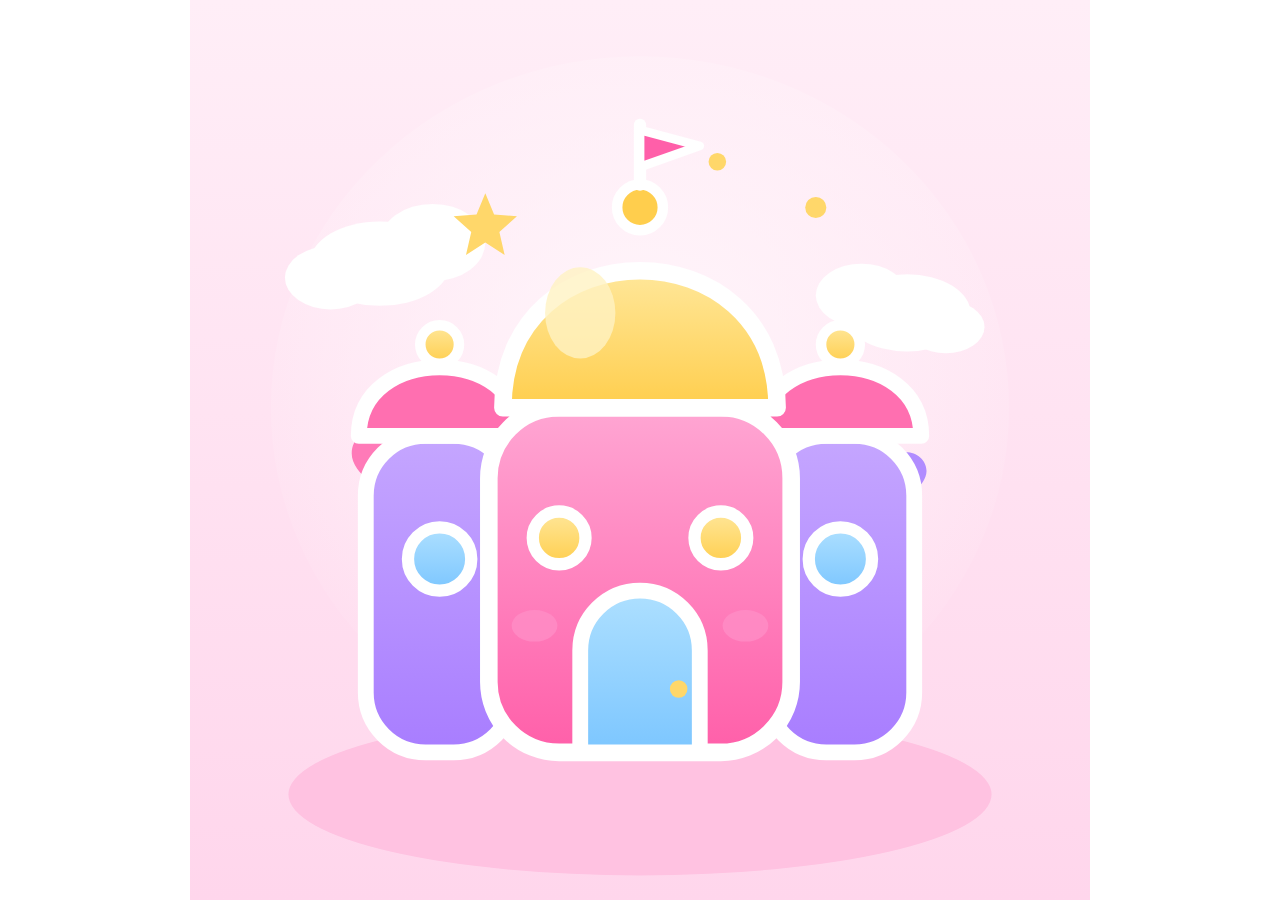
<file: assets/icongen.html>
<!DOCTYPE html>
<html>
  <head>
    <meta charset="utf-8" />
    <style>
      html, body { margin: 0; padding: 0; overflow: hidden; }
      svg { display: block; width: 100vw; height: 100vh; }
    </style>
  </head>
  <body>
    <!-- 用 #maskable 載入會把皇宮縮到安全區（用於 maskable 圖示） -->
    <svg xmlns="http://www.w3.org/2000/svg" viewBox="0 0 512 512">
  <defs>
    <linearGradient id="bg" x1="0" y1="0" x2="0" y2="1">
      <stop offset="0" stop-color="#ffeef7"/>
      <stop offset="1" stop-color="#ffd6ec"/>
    </linearGradient>
    <linearGradient id="wall" x1="0" y1="0" x2="0" y2="1">
      <stop offset="0" stop-color="#ffa6d3"/>
      <stop offset="1" stop-color="#ff5fa9"/>
    </linearGradient>
    <linearGradient id="tower" x1="0" y1="0" x2="0" y2="1">
      <stop offset="0" stop-color="#c5a6ff"/>
      <stop offset="1" stop-color="#a87dff"/>
    </linearGradient>
    <linearGradient id="dome" x1="0" y1="0" x2="0" y2="1">
      <stop offset="0" stop-color="#ffe79a"/>
      <stop offset="1" stop-color="#ffce4d"/>
    </linearGradient>
    <linearGradient id="arch" x1="0" y1="0" x2="0" y2="1">
      <stop offset="0" stop-color="#aee0ff"/>
      <stop offset="1" stop-color="#7cc6ff"/>
    </linearGradient>
    <radialGradient id="glow" cx="0.5" cy="0.42" r="0.6">
      <stop offset="0" stop-color="#fff7fb" stop-opacity="0.9"/>
      <stop offset="1" stop-color="#fff7fb" stop-opacity="0"/>
    </radialGradient>
  </defs>

  <!-- full-bleed background -->
  <rect x="0" y="0" width="512" height="512" fill="url(#bg)"/>
  <ellipse cx="256" cy="232" rx="210" ry="200" fill="url(#glow)"/><g id="content">

  <!-- clouds -->
  <g fill="#ffffff">
    <ellipse cx="108" cy="150" rx="40" ry="24"/>
    <ellipse cx="138" cy="138" rx="30" ry="22"/>
    <ellipse cx="80" cy="158" rx="26" ry="18"/>
    <ellipse cx="408" cy="178" rx="36" ry="22"/>
    <ellipse cx="382" cy="168" rx="26" ry="18"/>
    <ellipse cx="430" cy="186" rx="22" ry="15"/>
  </g>

  <!-- floating hearts -->
  <g fill="#ff7ab8">
    <path d="M120 250 c-9-12 -28-6 -28 8 c0 12 19 22 28 30 c9-8 28-18 28-30 c0-14 -19-20 -28-8 z"/>
  </g>
  <g fill="#b18cff">
    <path d="M398 262 c-7-9 -21-4 -21 6 c0 9 14 17 21 23 c7-6 21-14 21-23 c0-10 -14-15 -21-6 z"/>
  </g>

  <!-- stars -->
  <g fill="#ffd76a">
    <path d="M168 110 l5 12 13 1 -10 9 3 13 -11-7 -11 7 3-13 -10-9 13-1 z"/>
    <circle cx="356" cy="118" r="6"/>
    <circle cx="300" cy="92" r="5"/>
  </g>

  <!-- ground mound -->
  <ellipse cx="256" cy="452" rx="200" ry="46" fill="#ffc2e1"/>

  <!-- ===== side towers ===== -->
  <!-- left tower -->
  <rect x="100" y="248" width="84" height="180" rx="34" fill="url(#tower)" stroke="#ffffff" stroke-width="9"/>
  <path d="M96 248 c0-52 92-52 92 0 z" fill="#ff6fb0" stroke="#ffffff" stroke-width="9" stroke-linejoin="round"/>
  <circle cx="142" cy="196" r="11" fill="url(#dome)" stroke="#ffffff" stroke-width="6"/>
  <circle cx="142" cy="318" r="18" fill="url(#arch)" stroke="#ffffff" stroke-width="7"/>

  <!-- right tower -->
  <rect x="328" y="248" width="84" height="180" rx="34" fill="url(#tower)" stroke="#ffffff" stroke-width="9"/>
  <path d="M324 248 c0-52 92-52 92 0 z" fill="#ff6fb0" stroke="#ffffff" stroke-width="9" stroke-linejoin="round"/>
  <circle cx="370" cy="196" r="11" fill="url(#dome)" stroke="#ffffff" stroke-width="6"/>
  <circle cx="370" cy="318" r="18" fill="url(#arch)" stroke="#ffffff" stroke-width="7"/>

  <!-- ===== central keep (chunky body) ===== -->
  <rect x="170" y="232" width="172" height="196" rx="40" fill="url(#wall)" stroke="#ffffff" stroke-width="10"/>

  <!-- big round dome on center -->
  <path d="M178 232 c0-104 156-104 156 0 z" fill="url(#dome)" stroke="#ffffff" stroke-width="10" stroke-linejoin="round"/>
  <ellipse cx="222" cy="178" rx="20" ry="26" fill="#fff3c4" opacity="0.8"/>

  <!-- dome top knob + flag -->
  <circle cx="256" cy="118" r="13" fill="#ffce4d" stroke="#ffffff" stroke-width="6"/>
  <path d="M256 105 l0-34" stroke="#ffffff" stroke-width="7" stroke-linecap="round"/>
  <path d="M256 74 l34 9 -34 12 z" fill="#ff5fa9" stroke="#ffffff" stroke-width="5" stroke-linejoin="round"/>

  <!-- big arched door -->
  <path d="M222 428 v-58 a34 34 0 0 1 68 0 v58 z" fill="url(#arch)" stroke="#ffffff" stroke-width="9" stroke-linejoin="round"/>
  <circle cx="278" cy="392" r="5" fill="#ffd76a"/>

  <!-- side round windows on keep -->
  <circle cx="210" cy="306" r="15" fill="url(#dome)" stroke="#ffffff" stroke-width="7"/>
  <circle cx="302" cy="306" r="15" fill="url(#dome)" stroke="#ffffff" stroke-width="7"/>

  <!-- blush cheeks (cute) -->
  <g fill="#ff8fc7" opacity="0.75">
    <ellipse cx="196" cy="356" rx="13" ry="9"/>
    <ellipse cx="316" cy="356" rx="13" ry="9"/>
  </g>
</g></svg>
    <script>
      if (location.hash.indexOf("maskable") >= 0) {
        document.getElementById("content").setAttribute("transform", "translate(256,256) scale(0.8) translate(-256,-256)");
      }
    </script>
  </body>
</html>
</file>
<file: css/style.css>
/* ============================================================
   魔法小皇宮 — 共用主題樣式
   Magic Little Palace — shared theme
   ============================================================ */

:root {
  --font-cute: "Microsoft JhengHei", "微軟正黑體", "PingFang TC",
    "Noto Sans TC", "Segoe UI", system-ui, sans-serif;
  --pink: #ff8fc7;
  --pink-deep: #ff5fa9;
  --purple: #9b6dff;
  --gold: #ffcf4d;
  --gold-deep: #f2a900;
  --ice: #8fd4ff;
  --ice-deep: #4aa3e0;
  --green: #7bd88f;
  --cream: #fff7ec;
  --ink: #5a3d6b;
  --shadow: 0 10px 30px rgba(90, 61, 107, 0.25);
}

* {
  box-sizing: border-box;
  -webkit-tap-highlight-color: transparent;
  -webkit-user-select: none;
  -moz-user-select: none;
  user-select: none;
  -webkit-touch-callout: none;
}

/* 不顯示選取反白（避免拖曳時把圖案/文字「選起來」像在編輯文字） */
::selection {
  background: transparent;
}
::-moz-selection {
  background: transparent;
}
/* 輸入框仍可正常輸入 */
input,
textarea {
  -webkit-user-select: text;
  user-select: text;
}

/* 防止整頁雙指縮放（仍可上下捲動），避免小朋友誤觸放大畫面 */
html {
  touch-action: pan-x pan-y;
}

html,
body {
  margin: 0;
  padding: 0;
  min-height: 100%;
  font-family: var(--font-cute);
  color: var(--ink);
  overflow-x: hidden;
}

body {
  min-height: 100vh;
  background: linear-gradient(180deg, #ffd9ef 0%, #d4e9ff 45%, #c8f3ff 100%);
  position: relative;
  user-select: none;
}

/* ---- 飄動的雲與星星背景 ---- */
.sky-decor {
  position: fixed;
  inset: 0;
  overflow: hidden;
  pointer-events: none;
  z-index: 0;
}
.cloud {
  position: absolute;
  background: #fff;
  border-radius: 50%;
  opacity: 0.85;
  filter: blur(1px);
  animation: drift linear infinite;
}
.cloud::before,
.cloud::after {
  content: "";
  position: absolute;
  background: #fff;
  border-radius: 50%;
}
.cloud::before {
  width: 60%;
  height: 90%;
  top: -35%;
  left: 12%;
}
.cloud::after {
  width: 45%;
  height: 75%;
  top: -20%;
  right: 12%;
}
@keyframes drift {
  from {
    transform: translateX(-25vw);
  }
  to {
    transform: translateX(125vw);
  }
}
.twinkle {
  position: absolute;
  color: #fff;
  font-size: 18px;
  animation: twinkle 2.4s ease-in-out infinite;
}
@keyframes twinkle {
  0%,
  100% {
    opacity: 0.2;
    transform: scale(0.7);
  }
  50% {
    opacity: 1;
    transform: scale(1.2);
  }
}

/* ---- 通用容器 ---- */
.wrap {
  position: relative;
  z-index: 1;
  max-width: 1100px;
  margin: 0 auto;
  padding: 18px 18px 60px;
}

/* ---- 頂部列 ---- */
.topbar {
  display: flex;
  align-items: center;
  gap: 12px;
  margin-bottom: 10px;
  flex-wrap: wrap;
}
.topbar h1 {
  margin: 0;
  font-size: clamp(22px, 4vw, 36px);
  flex: 1;
  min-width: 0; /* 允許標題收縮，右側按鈕不會被擠出畫面 */
}
.topbar .spacer {
  flex: 1;
}
/* 返回鈕移到右上角：標題置左、返回鈕與音效鈕靠右（音效鈕維持最右角，與首頁一致） */
.topbar .btn-back {
  order: 1;
}
.topbar #sound-slot {
  order: 2;
}

/* ---- 圓潤按鈕 ---- */
.btn {
  font-family: var(--font-cute);
  font-weight: 800;
  font-size: 18px;
  color: #fff;
  background: linear-gradient(180deg, var(--pink) 0%, var(--pink-deep) 100%);
  border: none;
  border-radius: 999px;
  padding: 12px 22px;
  cursor: pointer;
  box-shadow: 0 6px 0 rgba(0, 0, 0, 0.12), var(--shadow);
  transition: transform 0.08s ease, box-shadow 0.08s ease, filter 0.15s ease;
  display: inline-flex;
  align-items: center;
  gap: 8px;
  text-decoration: none;
  white-space: nowrap;
}
.btn:hover {
  filter: brightness(1.05);
}
.btn:active {
  transform: translateY(4px);
  box-shadow: 0 2px 0 rgba(0, 0, 0, 0.12), var(--shadow);
}
.btn.purple {
  background: linear-gradient(180deg, #b794ff 0%, var(--purple) 100%);
}
.btn.ice {
  background: linear-gradient(180deg, #aee3ff 0%, var(--ice-deep) 100%);
}
.btn.gold {
  background: linear-gradient(180deg, var(--gold) 0%, var(--gold-deep) 100%);
  color: #7a4d00;
}
.btn.green {
  background: linear-gradient(180deg, #a6ecb4 0%, #3fbf5d 100%);
}
.btn.ghost {
  background: rgba(255, 255, 255, 0.75);
  color: var(--ink);
  box-shadow: 0 4px 0 rgba(0, 0, 0, 0.08), var(--shadow);
}
.btn-back {
  font-size: 16px;
  padding: 10px 18px;
}

/* ---- 卡片面板 ---- */
.panel {
  background: rgba(255, 255, 255, 0.78);
  border-radius: 26px;
  padding: 18px;
  box-shadow: var(--shadow);
  backdrop-filter: blur(4px);
}

/* ---- 標題裝飾 ---- */
.title-fancy {
  text-align: center;
  font-size: clamp(30px, 7vw, 64px);
  margin: 6px 0 2px;
  background: linear-gradient(90deg, #ff7ac0, #ffb44d, #8f7bff, #5ec6ff);
  -webkit-background-clip: text;
  background-clip: text;
  color: transparent;
  text-shadow: 0 4px 10px rgba(255, 255, 255, 0.6);
  letter-spacing: 2px;
}
.subtitle {
  text-align: center;
  font-size: clamp(14px, 2.5vw, 20px);
  color: #8a6aa0;
  margin: 0 0 10px;
}

/* ---- 彩帶 / 星星特效 ---- */
.fx-layer {
  position: fixed;
  inset: 0;
  pointer-events: none;
  z-index: 9999;
  overflow: hidden;
}
.confetti {
  position: absolute;
  width: 12px;
  height: 12px;
  will-change: transform, opacity;
}
@keyframes confetti-fall {
  to {
    transform: translateY(110vh) rotate(720deg);
    opacity: 0;
  }
}
/* ---- 答錯搖晃 ---- */
.shake {
  animation: shake 0.5s ease;
}
@keyframes shake {
  0%,
  100% {
    transform: translateX(0);
  }
  20%,
  60% {
    transform: translateX(-7px);
  }
  40%,
  80% {
    transform: translateX(7px);
  }
}

.spark {
  position: absolute;
  font-size: 26px;
  animation: spark-pop 0.7s ease-out forwards;
}
@keyframes spark-pop {
  0% {
    transform: scale(0.2) rotate(0deg);
    opacity: 0;
  }
  40% {
    transform: scale(1.3) rotate(20deg);
    opacity: 1;
  }
  100% {
    transform: scale(0.6) rotate(-10deg) translateY(-30px);
    opacity: 0;
  }
}

/* ---- 慶祝彈窗 ---- */
.modal-mask {
  position: fixed;
  inset: 0;
  background: rgba(70, 40, 90, 0.45);
  display: none;
  align-items: center;
  justify-content: center;
  z-index: 10000;
  backdrop-filter: blur(3px);
}
.modal-mask.show {
  display: flex;
  animation: fade-in 0.3s ease;
}
@keyframes fade-in {
  from {
    opacity: 0;
  }
  to {
    opacity: 1;
  }
}
.modal {
  background: #fff;
  border-radius: 30px;
  padding: 32px 34px;
  text-align: center;
  max-width: 90vw;
  width: 420px;
  box-shadow: var(--shadow);
  animation: pop-in 0.4s cubic-bezier(0.2, 1.4, 0.4, 1);
}
@keyframes pop-in {
  from {
    transform: scale(0.6);
    opacity: 0;
  }
  to {
    transform: scale(1);
    opacity: 1;
  }
}
.modal h2 {
  font-size: 32px;
  margin: 6px 0 4px;
  color: var(--pink-deep);
}
.modal p {
  font-size: 18px;
  color: #8a6aa0;
  margin: 0 0 18px;
}
.modal .big-emoji {
  font-size: 70px;
  display: block;
  animation: bounce 1s ease infinite;
}
@keyframes bounce {
  0%,
  100% {
    transform: translateY(0);
  }
  50% {
    transform: translateY(-14px);
  }
}
.modal-actions {
  display: flex;
  gap: 12px;
  justify-content: center;
  flex-wrap: wrap;
}

/* ---- 音效開關 ---- */
.sound-toggle {
  font-size: 22px;
  width: 46px;
  height: 46px;
  border-radius: 50%;
  border: none;
  background: rgba(255, 255, 255, 0.8);
  cursor: pointer;
  box-shadow: var(--shadow);
  display: inline-flex;
  align-items: center;
  justify-content: center;
}

/* ---- 浮動標籤 ---- */
.badge {
  display: inline-flex;
  align-items: center;
  gap: 6px;
  background: rgba(255, 255, 255, 0.85);
  border-radius: 999px;
  padding: 8px 16px;
  font-weight: 800;
  font-size: 16px;
  box-shadow: var(--shadow);
}

/* 圖片素材（assets/img）；缺圖時程式會自動退回 emoji */
.mlp-icon {
  width: 100%;
  height: 100%;
  object-fit: contain;
  display: block;
  pointer-events: none;
  -webkit-user-drag: none;
}
.mlp-cover {
  position: absolute;
  inset: 0;
  width: 100%;
  height: 100%;
  object-fit: cover;
  pointer-events: none;
}

@media (prefers-reduced-motion: reduce) {
  * {
    animation-duration: 0.001s !important;
  }
}
</file>
